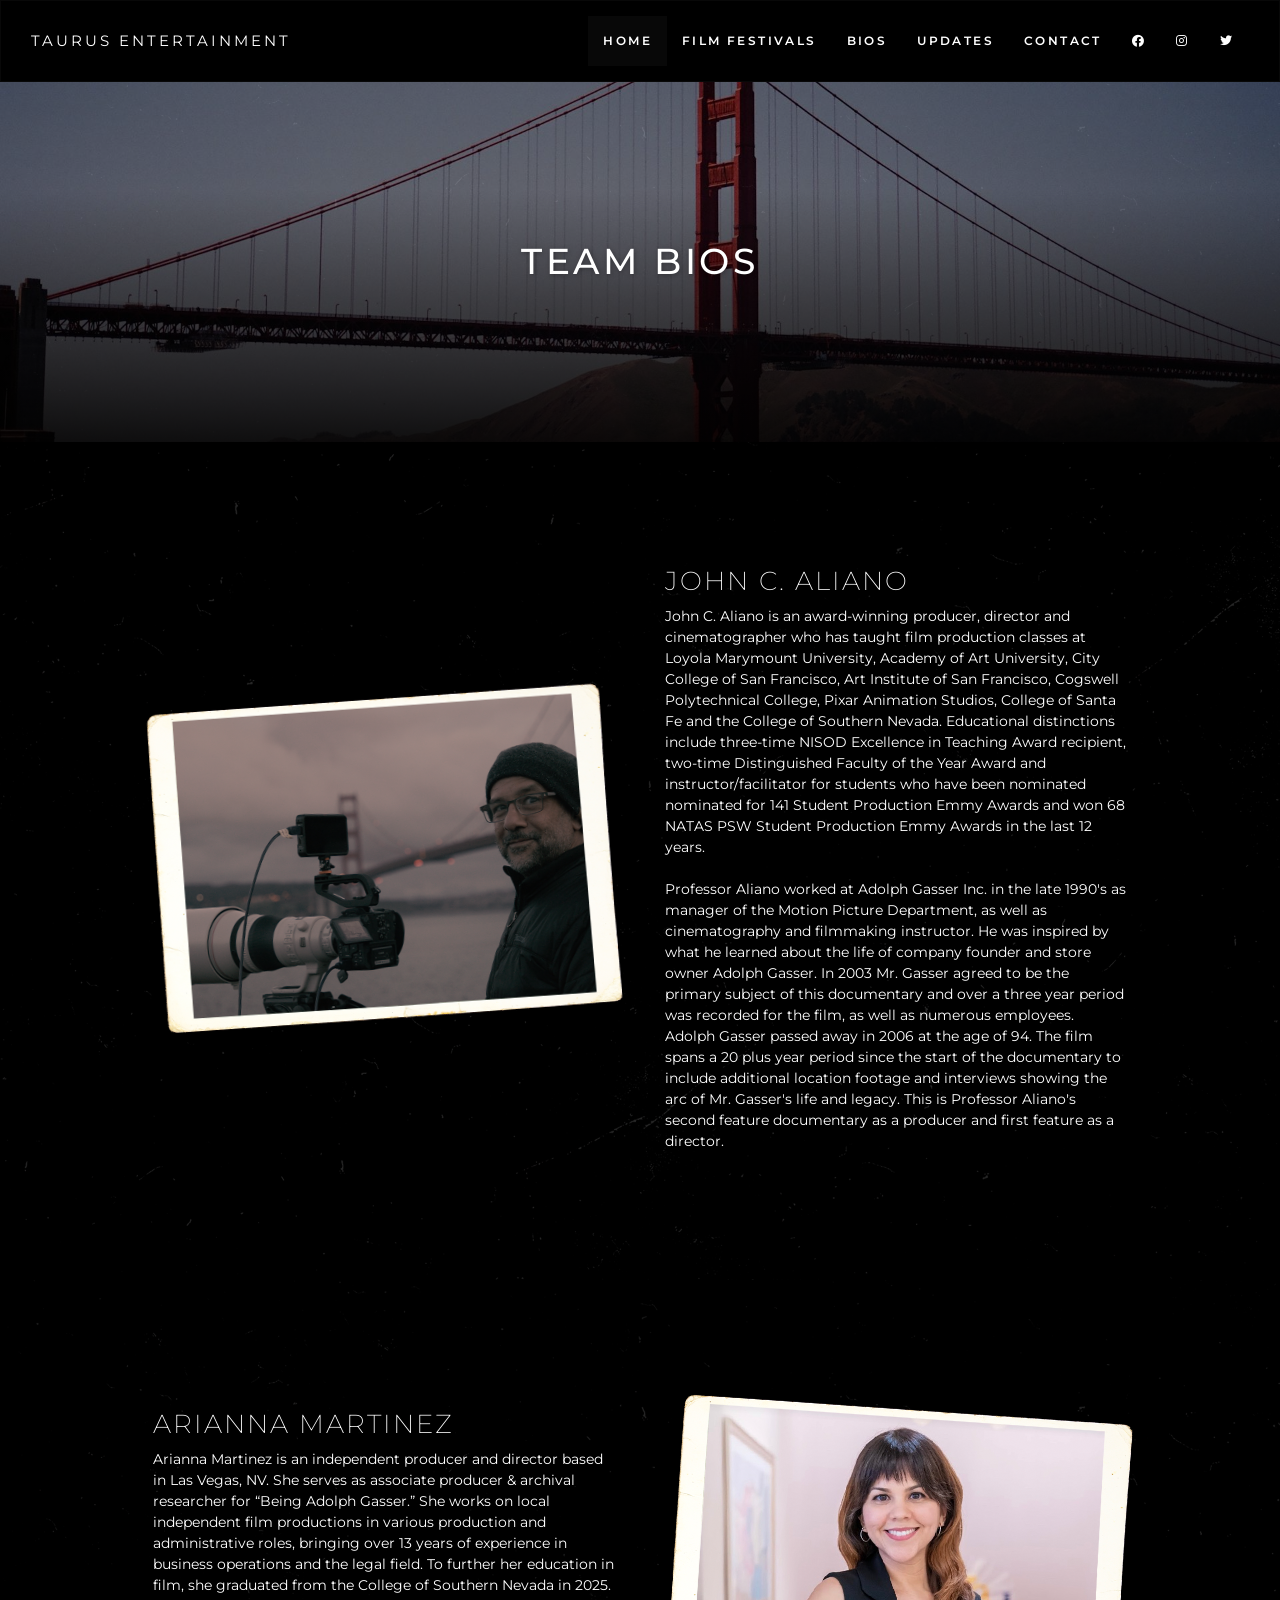
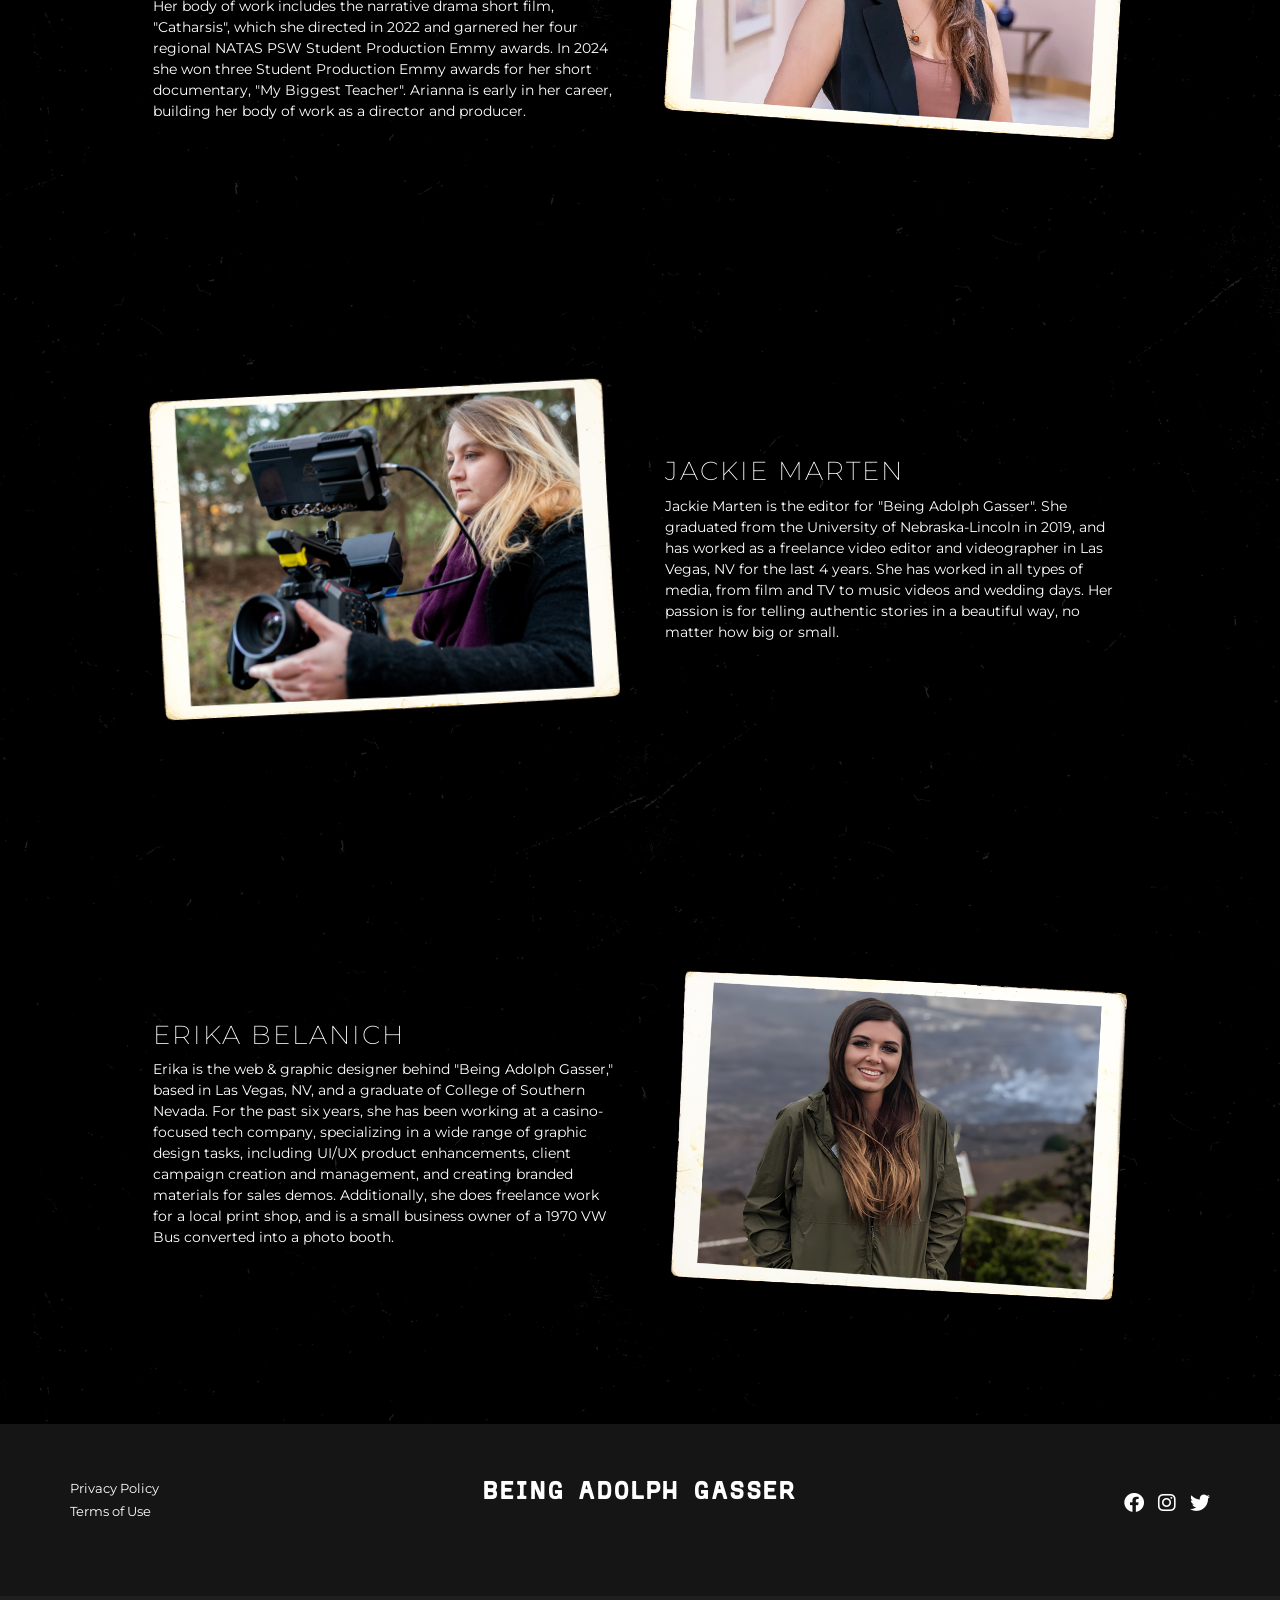
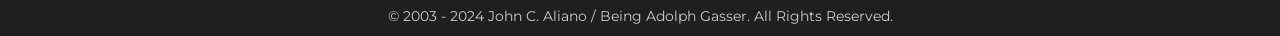
<file: bios.html>
<!DOCTYPE html>
<html lang="en">

<head>
    <meta charset="utf-8">
    <meta name="viewport" content="width=device-width, initial-scale=1">  
    <meta name="description" content="Being Adolph Gasser">
    <meta name="author" content="Erika Belanich">
    <title>Being Adolph Gasser</title>

    <link rel="icon" href="favicon-1.png" type="image/x-icon">
    
    <!-- ======= FONTS & STYLES ======= -->  
    <link rel="stylesheet" href="mystyle.css">
    <link rel="stylesheet" href="https://maxcdn.bootstrapcdn.com/bootstrap/3.4.1/css/bootstrap.min.css">
    <link rel="stylesheet" href="https://cdnjs.cloudflare.com/ajax/libs/font-awesome/6.0.0-beta3/css/all.min.css">

    <style>
        @import url('https://fonts.googleapis.com/css2?family=Montserrat:ital,wght@0,100..900;1,100..900&display=swap');
    </style>
    <link rel="preconnect" href="https://fonts.googleapis.com">
    <link rel="preconnect" href="https://fonts.gstatic.com" crossorigin>
    <link href="https://fonts.googleapis.com/css2?family=Cutive+Mono&family=Special+Elite&display=swap" rel="stylesheet">

    <!-- Owl Carousel CSS -->
    <link rel="stylesheet" href="https://cdnjs.cloudflare.com/ajax/libs/OwlCarousel2/2.3.4/assets/owl.carousel.min.css">
    <link rel="stylesheet" href="https://cdnjs.cloudflare.com/ajax/libs/OwlCarousel2/2.3.4/assets/owl.theme.default.min.css">
    
    <!-- Bootstrap and jQuery (for demonstration) -->
    <script src="https://code.jquery.com/jquery-3.6.0.min.js"></script>
    <script src="https://maxcdn.bootstrapcdn.com/bootstrap/3.4.1/js/bootstrap.min.js"></script>
    
    <style>
        @media (max-width: 768px) {
            .container-home {
                display: flex;
                padding-top: 40px;
                padding-bottom: 40px;
                margin: 0 auto;
            }
        }
        @media (min-width: 768px) {
            .container-home {
                display: flex;
                padding-top: 100px;
                padding-bottom: 100px;
                max-width: 80%;
                margin: 0 auto;
            }
        }
        .text-column {
            flex: 1;
            padding: 25px;
align-content: center;
        }
        .text-column h1 {
            margin-top: 0;
        }
        .text-column p {
            margin-bottom: 0;
        }
        .image-column {
            flex: 1;
            display: flex;
            justify-content: center;
            align-items: center;
            padding: 25px;
        }
        .image-column img {
            max-width: 100%;
            height: auto;
        }




 @media only screen and (max-width: 768px) {
      img {
        /* Override rotation for mobile devices */
        transform: rotate(0deg) !important;
      }
    }
  
    </style>
  
</head>

<body> 




  <!-- ======= NAVIGATION ======= -->
    <nav class="navbar navbar-inverse">
        <div class="container-fluid">
            <div class="navbar-header">
                <button type="button" class="navbar-toggle" data-toggle="collapse" data-target="#myNavbar">
                    <span class="icon-bar"></span>
                    <span class="icon-bar"></span>
                    <span class="icon-bar"></span>                        
                </button>
                <a class="navbar-brand" href="https://erikabelanich.github.io/beingadlophgasserdemo/">TAURUS ENTERTAINMENT</a>
            </div>
            <div class="collapse navbar-collapse" id="myNavbar">
                <ul class="nav navbar-nav navbar-right">
                    <li class="active"><a href="https://erikabelanich.github.io/beingadlophgasserdemo/">HOME</a></li>
                     <li><a href="festivals.html" class="link">FILM FESTIVALS</a></li>
                    <li><a href="bios.html">BIOS</a></li>

<!-- HIDDEN DONATE   
                 <li><a href="https://igg.me/at/BeingAdolphGasser/x/37984458#/" class="link">DONATE</a></li>
-->
                    
                    <!-- HIDDEN DROPDOWN             
<li class="dropdown">
    <a class="dropdown-toggle" data-toggle="dropdown" href="#">NEWS <span class="caret"></span></a>
    <ul class="dropdown-menu">
        <li><a href="#">ARTICLES</a></li>
        <li><a href="#">ARCHIVES</a></li>
        <li><a href="#">AWARDS</a></li>
        <li><a href="#">FILM FESTIVALS</a></li>
    </ul>
</li>
    -->
                    <li><a href="updates.html" class="link">UPDATES</a></li>

                    <li><a href="contact.html" class="link">CONTACT</a></li>
                     <li class="socialmedia-icons">   
                    <li class="special-items"><a href="https://www.facebook.com/beingadolphgasser"><i class="fab fa-facebook"></i></a></li>
                    <li class="special-items"><a href="https://www.instagram.com/beingadolphgasser"><i class="fab fa-instagram"></i></a></li>
                    <li class="special-items"><a href="https://x.com/BeingAdolphFilm"><i class="fab fa-twitter"></i></a></li>
                
                </li> </ul>
            </div>
        </div>
    </nav>

<script>
    $(document).ready(function(){
        $('.dropdown-toggle').dropdown();
    });
</script>

       
 <!-- ======= COVER ======= -->  
       
       <div class="cover-container">
        <div class="cover-image-bios"></div>
        <div class="cover-text">
            <h1>TEAM BIOS</h1>
        </div>
    </div>



 <!-- ======= CONTACT ======= --> 

     <div class="container-home">

  <div class="image-column">
    <img src="JohnAliano.png" style="transform: rotate(356deg)" alt="John C. Aliano">
  </div>
                <div class="text-column">
   <h1 id="unique-title">John C. Aliano</h1>
         <p>John C. Aliano is an award-winning producer, director and cinematographer who has taught film production classes at Loyola Marymount University, Academy of Art University, City College of San Francisco, Art Institute of San Francisco, Cogswell Polytechnical College, Pixar Animation Studios, College of Santa Fe and the College of Southern Nevada. 
             Educational distinctions include three-time NISOD Excellence in Teaching Award recipient, two-time Distinguished Faculty of the Year Award and instructor/facilitator for students who have been nominated nominated for 141 Student Production Emmy Awards and won 68 NATAS PSW Student Production Emmy Awards in the last 12 years.<br><br>
         
         Professor Aliano worked at Adolph Gasser Inc. in the late 1990's as manager of the Motion Picture Department, as well as cinematography and filmmaking instructor. He was inspired by what he learned about the life of company founder and store owner Adolph Gasser.
         In 2003 Mr. Gasser agreed to be the primary subject of this documentary and over a three year period was recorded for the film, as well as numerous employees. Adolph Gasser passed away in 2006 at the age of 94. The film spans a 20 plus year period since the start of the documentary to
         include additional location footage and interviews showing the arc of Mr. Gasser's life and legacy. This is Professor Aliano's second feature documentary as a producer and first feature as a director.</p>
  </div>
</div>   
       
       
 
    <div class="container-home">
  <div class="text-column">
  <h1 id="unique-title">Arianna Martinez</h1>
    <p>Arianna Martinez is an independent producer and director based in Las Vegas, NV. 
        She serves as associate producer & archival researcher for “Being Adolph Gasser.” 
        She works on local independent film productions in various production and administrative roles, bringing over 13 years of experience 
        in business operations and the legal field. To further her education in film, she graduated from the College of Southern Nevada in 2025. 
        Her body of work includes the narrative drama short film, "Catharsis", which she directed in 2022 and garnered her 
        four regional NATAS PSW Student Production Emmy awards. In 2024 she won three Student Production Emmy awards for her short documentary, 
        "My Biggest Teacher". Arianna is early in her career, building her body of work as a director and producer.</p>
  </div>
  <div class="image-column">
    <img src="AriBio.png" style="transform: rotate(4deg)" alt="Arianna Martinez">
  </div>
</div>   

        <div class="container-home">

  <div class="image-column">
    <img src="Jackie-New.png" style="transform: rotate(357deg)" alt="Jackie Marten">
  </div>
                <div class="text-column">
   <h1 id="unique-title">Jackie Marten</h1>
         <p>Jackie Marten is the editor for "Being Adolph Gasser".  She graduated from the University of Nebraska-Lincoln in 2019, and has worked as a freelance video editor and videographer in Las Vegas, NV for the last 4 years.  She has worked in all types of media, from film and TV to music videos and wedding days.  Her passion is for telling 
    authentic stories in a beautiful way, no matter how big or small. </p>
  </div>
</div>  
  

       <div class="container-home">
      <div class="text-column">
      <h1 id="unique-title">Erika Belanich</h1>
    <p>Erika is the web & graphic designer behind "Being Adolph Gasser," based in Las Vegas, NV, and a graduate of College of Southern Nevada. For the past six years, she has been working at a casino-focused tech company, 
        specializing in a wide range of graphic design tasks, including UI/UX product enhancements, client campaign creation 
        and management, and creating branded materials for sales demos. Additionally, she does freelance work for a 
        local print shop, and is a small business owner of a 1970 VW Bus converted into a photo booth.</p>
  </div>

        <div class="image-column">
    <img src="Erika.png" style="transform: rotate(3deg)" alt="Erika Belanich">
  </div>
</div>   
       
    
<!-- Footer -->
       
    <footer class="footer">
        <div class="footer-container">
            <div class="footer-column">
                <a href="privacy.html">Privacy Policy</a>
                <a href="terms.html">Terms of Use</a><br>
        
            </div>
            <div class="footer-column">
               <p class="footer-title">Being Adolph Gasser</p>
                
            </div>
            <div class="footer-column">
            
                <div class="social-icons">
                    
                    
                           <a href="https://www.facebook.com/beingadolphgasser"><i class="fab fa-facebook"></i></a>
         <a href="https://www.instagram.com/beingadolphgasser"><i class="fab fa-instagram"></i></a>
          <a href="https://x.com/BeingAdolphFilm"><i class="fab fa-twitter"></i></a>
                
                    
                    
                </div>
            </div>
        </div>
    </footer>
    <div class="copyright-bar">
        &copy; 2003 - 2024 John C. Aliano / Being Adolph Gasser. All Rights Reserved.
    </div>
    
       

    
    
</body>
    
</html>
</file>
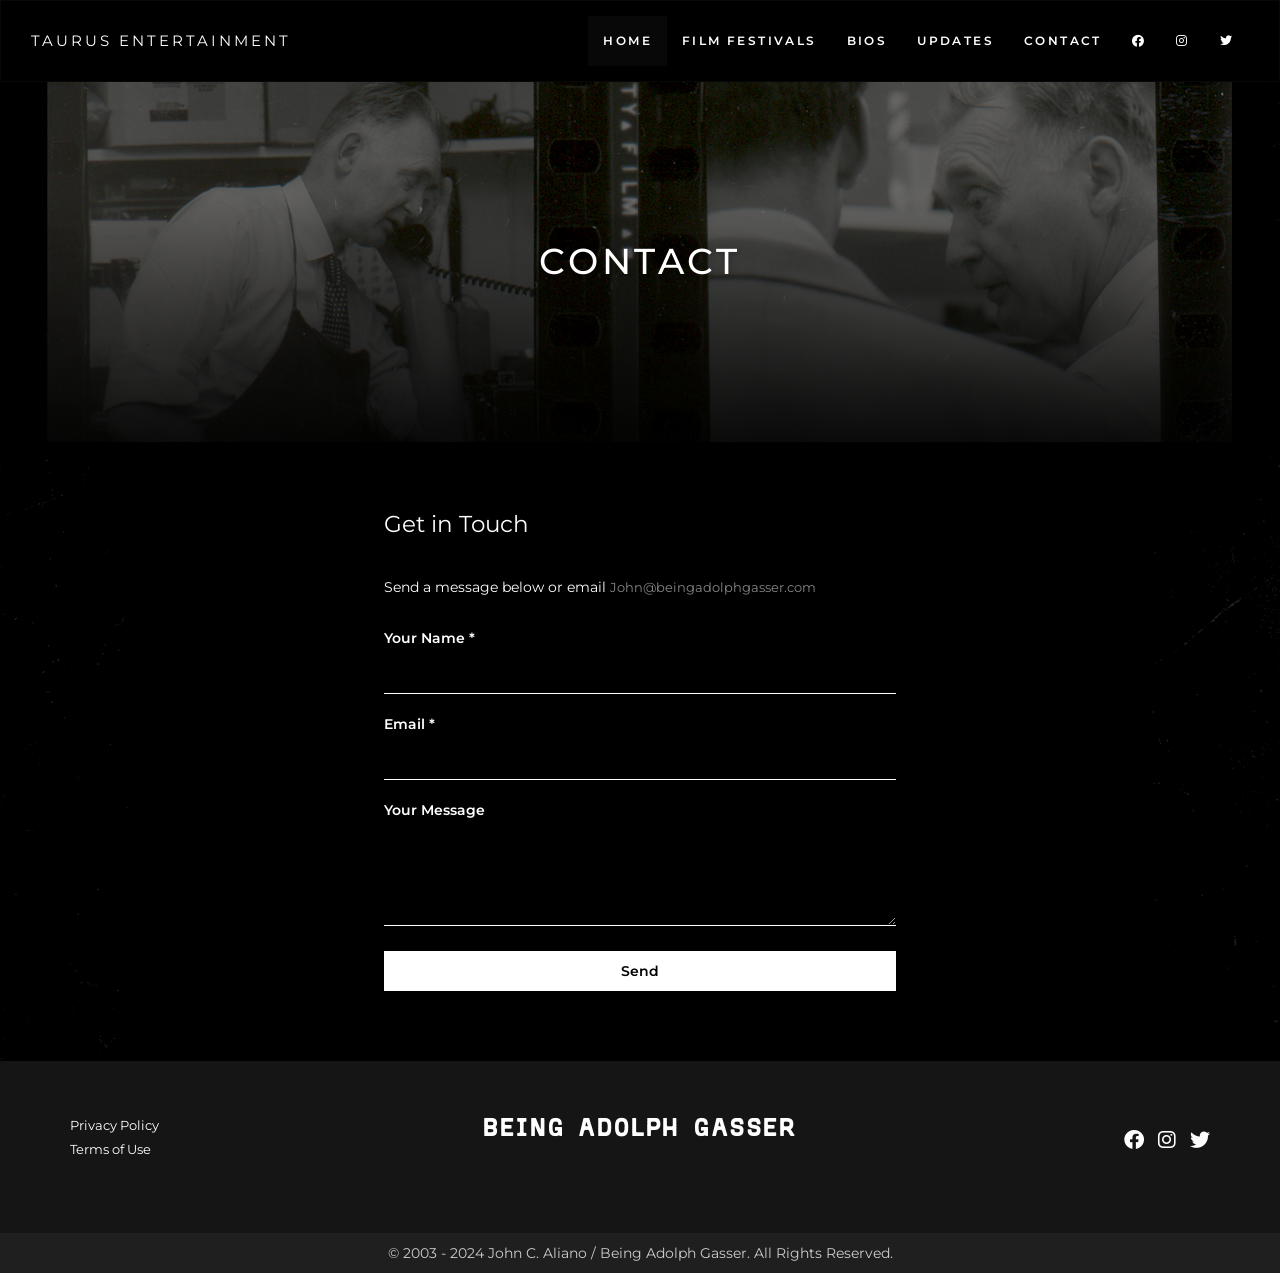
<file: contact.html>
<!DOCTYPE html>
<html lang="en">

<head>
    <meta charset="utf-8">
    <meta name="viewport" content="width=device-width, initial-scale=1">  
    <meta name="description" content="Being Adolph Gasser">
    <meta name="author" content="Erika Belanich">
    <title>Being Adolph Gasser</title>

       <link rel="icon" href="favicon-1.png" type="image/x-icon">
    
    <!-- Fonts & Styles -->  
    <link rel="stylesheet" href="mystyle.css">
    <link rel="stylesheet" href="https://maxcdn.bootstrapcdn.com/bootstrap/3.4.1/css/bootstrap.min.css">
    <link rel="stylesheet" href="https://cdnjs.cloudflare.com/ajax/libs/font-awesome/6.0.0-beta3/css/all.min.css">

    <style>
        @import url('https://fonts.googleapis.com/css2?family=Montserrat:ital,wght@0,100..900;1,100..900&display=swap');
    </style>
    <link rel="preconnect" href="https://fonts.googleapis.com">
    <link rel="preconnect" href="https://fonts.gstatic.com" crossorigin>
    <link href="https://fonts.googleapis.com/css2?family=Cutive+Mono&family=Special+Elite&display=swap" rel="stylesheet">

<!-- Bootstrap and jQuery (for demonstration) -->
    <script src="https://code.jquery.com/jquery-3.6.0.min.js"></script>
    <script src="https://maxcdn.bootstrapcdn.com/bootstrap/3.4.1/js/bootstrap.min.js"></script>
    

</head>

<body> 



 <!-- Navigation -->
    <nav class="navbar navbar-inverse">
        <div class="container-fluid">
            <div class="navbar-header">
                <button type="button" class="navbar-toggle" data-toggle="collapse" data-target="#myNavbar">
                    <span class="icon-bar"></span>
                    <span class="icon-bar"></span>
                    <span class="icon-bar"></span>                        
                </button>
                <a class="navbar-brand" href="https://erikabelanich.github.io/beingadlophgasserdemo/">TAURUS ENTERTAINMENT</a>
            </div>
            <div class="collapse navbar-collapse" id="myNavbar">
                <ul class="nav navbar-nav navbar-right">
                    <li class="active"><a href="https://erikabelanich.github.io/beingadlophgasserdemo/">HOME</a></li>
                     <li><a href="festivals.html" class="link">FILM FESTIVALS</a></li>
                    <li><a href="bios.html">BIOS</a></li>
               <!-- HIDDEN DONATE   
                 <li><a href="https://igg.me/at/BeingAdolphGasser/x/37984458#/" class="link">DONATE</a></li>
-->
                    <!-- HIDDEN DROPDOWN             
<li class="dropdown">
    <a class="dropdown-toggle" data-toggle="dropdown" href="#">NEWS <span class="caret"></span></a>
    <ul class="dropdown-menu">
        <li><a href="#">ARTICLES</a></li>
        <li><a href="#">ARCHIVES</a></li>
        <li><a href="#">AWARDS</a></li>
        <li><a href="#">FILM FESTIVALS</a></li>
    </ul>
</li>
    -->
<li><a href="updates.html" class="link">UPDATES</a></li>
                    <li><a href="contact.html" class="link">CONTACT</a></li>
                     <li class="socialmedia-icons">   
                    <li class="special-items"><a href="https://www.facebook.com/beingadolphgasser"><i class="fab fa-facebook"></i></a></li>
                    <li class="special-items"><a href="https://www.instagram.com/beingadolphgasser"><i class="fab fa-instagram"></i></a></li>
                    <li class="special-items"><a href="https://x.com/BeingAdolphFilm"><i class="fab fa-twitter"></i></a></li>
                
                </li> </ul>
            </div>
        </div>
    </nav>

<script>
    $(document).ready(function(){
        $('.dropdown-toggle').dropdown();
    });
</script>

       
 <!-- ======= COVER ======= -->  
       
       <div class="cover-container">
        <div class="cover-image-contact"></div>
        <div class="cover-text">
            <h1>CONTACT</h1>
        </div>
    </div>

    

        <style>
              body {
            background-color: #000;
            color: #fff;
            justify-content: center;
            align-items: center;
            height: 100vh;
            margin: 5;
        }
      
        .contact-form {
            width: 50%;
                justify-content: center;
                align-items: center;
        }
            @media (max-width: 768px) {
    .contact-form {
        width: 100%; 

    }
}
            
        .contact-form h2 {
            font-size: 23px;
            text-align: left;
            margin-bottom: 20px;
               font-family: 'Montserrat', sans-serif;
            font-weight: 400;
        }
        .contact-form label {
            display: block;
            text-align: left;
            margin-bottom: 5px;
            font-size: 14px;
               font-family: 'Montserrat', sans-serif;
            font-weight: 600;
        }
        .contact-form input, .contact-form textarea {
            width: 100%;
            padding: 10px;
            margin-bottom: 20px;
            border: none;
            border-bottom: 1px solid #fff;
            background: none;
            color: #fff; 
        }
        .contact-form input[type="submit"] {
            background-color: #fff;
            color: #000;
            border: none;
            cursor: pointer;
            padding: 10px 20px;
            transition: background-color 0.3s;
              font-family: 'Montserrat', sans-serif;
            font-weight: 600;
        }
        .contact-form input[type="submit"]:hover {
            background-color: #ccc;
        }

                    .unique-link{
        font-family: "Montserrat", sans-serif;
        color: #868686;
        text-decoration: none;
        }

        .unique-link:hover {
    color: #ccc;
            text-decoration: none;
}
    </style>


 <!-- ======= CONTACT ======= --> 




            <div class="contact-container">
    <div class="contact-form">
        <h2>Get in Touch</h2><br>
          <p>Send a message below or email <a href="mailto:john@beingadolphgasser.com" class="unique-link">John@beingadolphgasser.com</a></p><br>
        <form action="https://formspree.io/" method="POST">
            <label for="name">Your Name *</label>
            <input type="text" id="name" name="name" required>
            
            <label for="email">Email *</label>
            <input type="email" id="email" name="email" required>
            
            <label for="message">Your Message</label>
            <textarea id="message" name="message" rows="4"></textarea>
            <input type="submit" value="Send">
        </form>
    </div>

            </div>


<!-- Footer -->
       
    <footer class="footer">
        <div class="footer-container">
            <div class="footer-column">
                <a href="privacy.html">Privacy Policy</a>
                <a href="terms.html">Terms of Use</a><br>
        
            </div>
            <div class="footer-column">
               <p class="footer-title">Being Adolph Gasser</p>
                
            </div>
            <div class="footer-column">
            
                <div class="social-icons">
                    
                    
                           <a href="https://www.facebook.com/beingadolphgasser"><i class="fab fa-facebook"></i></a>
         <a href="https://www.instagram.com/beingadolphgasser"><i class="fab fa-instagram"></i></a>
          <a href="https://x.com/BeingAdolphFilm"><i class="fab fa-twitter"></i></a>
                
                    
                    
                </div>
            </div>
        </div>
    </footer>
    <div class="copyright-bar">
         &copy; 2003 - 2024 John C. Aliano / Being Adolph Gasser. All Rights Reserved.
    </div>
    
       

    
</body>
    
</html>
</file>
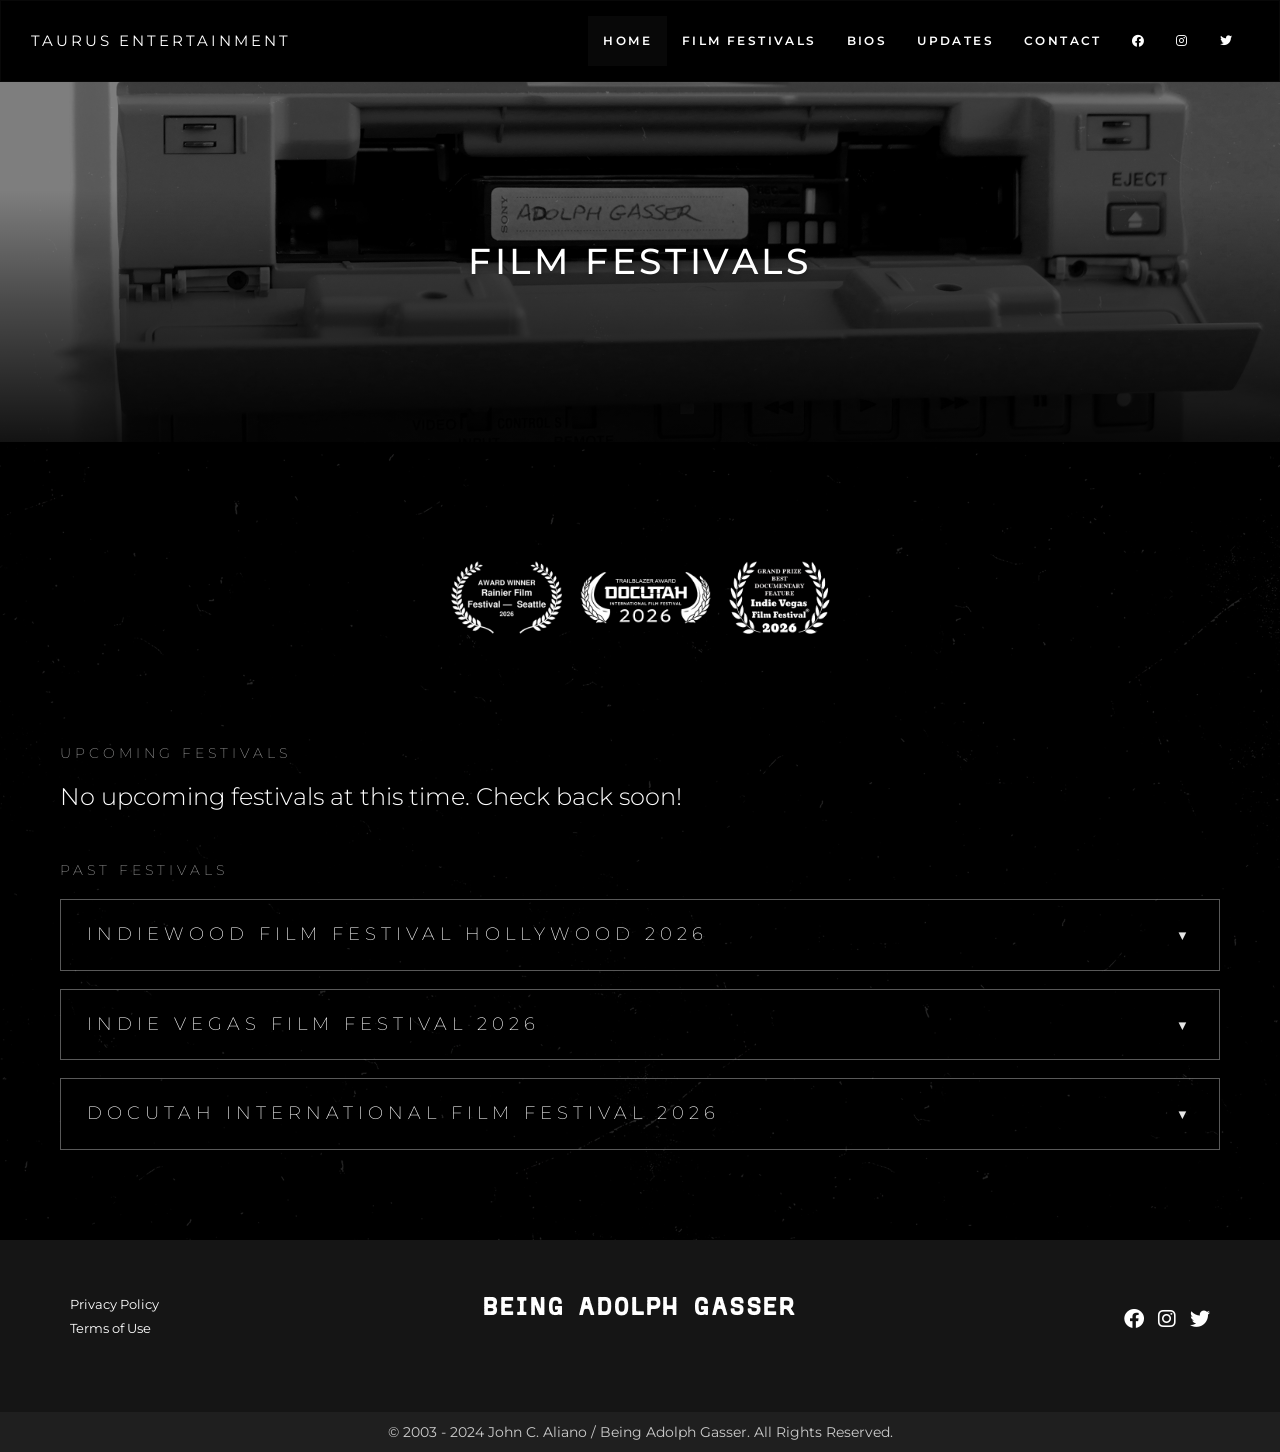
<file: festivals.html>
<!DOCTYPE html>
<html lang="en">

<head>
  <meta charset="utf-8">
  <meta name="viewport" content="width=device-width, initial-scale=1">
  <meta name="description" content="Being Adolph Gasser">
  <meta name="author" content="Erika Belanich">
  <title>Being Adolph Gasser</title>

  <link rel="icon" href="favicon-1.png" type="image/x-icon">

  <!-- ======= GLOBAL STYLES ======= -->
    <link rel="stylesheet" href="mystyle.css">
  <link rel="stylesheet" href="https://maxcdn.bootstrapcdn.com/bootstrap/3.4.1/css/bootstrap.min.css">
  <link rel="stylesheet" href="https://cdnjs.cloudflare.com/ajax/libs/font-awesome/6.0.0-beta3/css/all.min.css">

  <link rel="preconnect" href="https://fonts.googleapis.com">
  <link rel="preconnect" href="https://fonts.gstatic.com" crossorigin>
  <link href="https://fonts.googleapis.com/css2?family=Montserrat:wght@100..900&family=Cutive+Mono&family=Special+Elite&display=swap" rel="stylesheet">

  <!-- Bootstrap and jQuery -->
  <script src="https://code.jquery.com/jquery-3.6.0.min.js"></script>
  <script src="https://maxcdn.bootstrapcdn.com/bootstrap/3.4.1/js/bootstrap.min.js"></script>

  <!-- ======= FESTIVALS PAGE ONLY (MATCH UPDATES STYLE) ======= -->
  <style>


        @media (max-width: 768px) {
            .container-festivals {
                display: flex;
                padding-top: 40px;
                padding-bottom: 0px;
                margin: 0 auto;
            }
        }
        @media (min-width: 768px) {
            .container-festivals {
                display: flex;
                padding-top: 80px;
                padding-bottom: 0px;
                max-width: 80%;
                margin: 0 auto;
            }
        }


    .laurels-single {
            flex: 1;
            display: flex;
            justify-content: center;
            align-items: center;
            padding: 25px;
        }
        .laurels-single img {
            max-width: 100%;
            height: auto;
        }
@media (min-width: 768px) {
   .laurels-single img {
            max-width: 40%;
            height: auto;
            }
        }




    
    .festivals-page {
      max-width: 1200px;
      margin: 0 auto;
      padding: 70px 20px 90px;
    }

    @media (max-width: 768px) {
      .festivals-page { padding: 50px 16px 80px; }
    }

    .festivals-page .section-eyebrow{
      font-family: "Montserrat", sans-serif;
      font-size: 14px;
      font-weight: 200;
      text-transform: uppercase;
      letter-spacing: 4px;
      color: #bdbdbd;
      margin: 0 0 18px;
      opacity: .9;
    }

    /* Updates-style accordion list */
    .festivals-page .updates-accordion {
      display: flex;
      flex-direction: column;
      gap: 18px;
    }

    /* The top bar (matches Updates) */
    .festivals-page .updates-row-btn{
      width: 100%;
      display: flex;
      align-items: center;
      justify-content: space-between;
      gap: 18px;

      padding: 22px 26px;
      border: 1px solid rgba(255,255,255,0.35);
      background: transparent;

      cursor: pointer;
      text-align: left;

      font-family: "Montserrat", sans-serif;
      font-size: 18px;
      font-weight: 200;
      text-transform: uppercase;
      letter-spacing: 5px;
      color: #ffffff;
    }

    @media (max-width: 768px) {
      .festivals-page .updates-row-btn{
        font-size: 15px;
        letter-spacing: 3px;
        padding: 18px 18px;
      }
    }

    /* triangle caret */
    .festivals-page .caret-tri{
      font-size: 18px;
      line-height: 1;
      color: #ffffff;
      opacity: .9;
      transform: rotate(0deg);
      transition: transform .2s ease;
      flex: 0 0 auto;
    }
    .festivals-page .accordion-item[data-open="true"] .caret-tri{
      transform: rotate(180deg);
    }

    /* Collapsible panel wrapper */
    .festivals-page .panel-wrap{
      max-height: 0;
      overflow: hidden;
      transition: max-height .25s ease;
    }

    /*
      IMPORTANT FIX:
      DO NOT use .panel (Bootstrap collision).
      Use .fest-panel instead.
    */
    .festivals-page .fest-panel{
      border: 1px solid rgba(255,255,255,0.35);
      border-top: none;
      padding: 26px;

      background: transparent; /* keep dark theme */
      color: rgba(255,255,255,0.85);
    }
    @media (max-width: 768px) {
      .festivals-page .fest-panel{ padding: 18px; }
    }

    /* Festival layout */
    .festivals-page .festival-grid{
      display: grid;
      grid-template-columns: 420px 1fr;
      gap: 30px;
      align-items: start;
    }
    @media (max-width: 992px){
      .festivals-page .festival-grid{
        grid-template-columns: 1fr;
      }
    }

    .festivals-page .festival-img{
      width: 100%;
      height: auto;
      display: block;
      max-width: 100%;
      /* optional: add subtle border like updates cards */
      border: 0;
      background: rgba(255,255,255,0.04);
    }

    .festivals-page .festival-title{
      font-family: "Montserrat", sans-serif;
      font-size: 16px;
      font-weight: 500;
      text-transform: uppercase;
      letter-spacing: 1px;
      color: #ffffff;
      margin: 0 0 5px;
      line-height: 1.15;
    }
    @media (max-width: 768px){
      .festivals-page .festival-title{ font-size: 22px; letter-spacing: 3px; }
    }

    .festivals-page .festival-body{
      font-family: "Montserrat", sans-serif;
      color: rgba(255,255,255,0.85);
      font-size: 16px;
      line-height: 1.65;
      font-weight: 300;
      margin: 0;
    }

    .festivals-page .festival-links{
      margin-top: 18px;
      display: flex;
      gap: 18px;
       font-size: 15px;
      flex-wrap: wrap;
      align-items: center;
    }

    .festivals-page .festival-link{
      font-family: "Montserrat", sans-serif;
      color: #bdbdbd;
      text-decoration: none;
      font-weight: 300;
      letter-spacing: 1px;
    }
    .festivals-page .festival-link:hover{
      color: #ffffff;
      text-decoration: none;
    }

    .festivals-page .more-toggle{
      background: transparent;
      border: none;
      padding: 0;
      font-family: "Montserrat", sans-serif;
      color: #bdbdbd;
      cursor: pointer;
      font-weight: 300;
      letter-spacing: 1px;
    }
    .festivals-page .more-toggle:hover{ color: #ffffff; }

    .festivals-page .clamp[data-collapsed="true"]{
      display: -webkit-box;
      -webkit-line-clamp: 7;
      -webkit-box-orient: vertical;
      overflow: hidden;
    }

    
.h2, h2{
      font-family: "Montserrat", sans-serif;
      font-size: 24px;
      font-weight: 300;
      color: #ffffff;
    }

    /* Upcoming visible container */
    .festivals-page .static-box{
      border: 1px solid rgba(255,255,255,0.35);
      padding: 26px;
    }
    @media (max-width: 768px){
      .festivals-page .static-box{ padding: 18px; }
    }


.datelocation {
    font-family: "Montserrat", sans-serif;
    font-size: 16px;
    font-weight: 500;
    text-transform: uppercase;
    letter-spacing: 1px;
    color: #ffffff;
    margin: 0 0 5px;
    line-height: 1.15;
}


    
  </style>
</head>

<body>

<!-- ======= NAVIGATION ======= -->
    <nav class="navbar navbar-inverse">
        <div class="container-fluid">
            <div class="navbar-header">
                <button type="button" class="navbar-toggle" data-toggle="collapse" data-target="#myNavbar">
                    <span class="icon-bar"></span>
                    <span class="icon-bar"></span>
                    <span class="icon-bar"></span>                        
                </button>
                <a class="navbar-brand" href="https://erikabelanich.github.io/beingadlophgasserdemo/">TAURUS ENTERTAINMENT</a>
            </div>
            <div class="collapse navbar-collapse" id="myNavbar">
                <ul class="nav navbar-nav navbar-right">
                    <li class="active"><a href="https://erikabelanich.github.io/beingadlophgasserdemo/">HOME</a></li>
                    <li><a href="festivals.html" class="link">FILM FESTIVALS</a></li>
                    <li><a href="bios.html">BIOS</a></li>
                    
<!-- HIDDEN DONATE   
                 <li><a href="https://igg.me/at/BeingAdolphGasser/x/37984458#/" class="link">DONATE</a></li>
-->
                    
                    <!-- HIDDEN DROPDOWN             
<li class="dropdown">
    <a class="dropdown-toggle" data-toggle="dropdown" href="#">NEWS <span class="caret"></span></a>
    <ul class="dropdown-menu">
        <li><a href="#">ARTICLES</a></li>
        <li><a href="#">ARCHIVES</a></li>
        <li><a href="#">AWARDS</a></li>
        <li><a href="#">FILM FESTIVALS</a></li>
    </ul>
</li>
    -->

                    
<li><a href="updates.html" class="link">UPDATES</a></li>
                    <li><a href="contact.html" class="link">CONTACT</a></li>
                     <li class="socialmedia-icons">   
                    <li class="special-items"><a href="https://www.facebook.com/beingadolphgasser"><i class="fab fa-facebook"></i></a></li>
                    <li class="special-items"><a href="https://www.instagram.com/beingadolphgasser"><i class="fab fa-instagram"></i></a></li>
                    <li class="special-items"><a href="https://x.com/BeingAdolphFilm"><i class="fab fa-twitter"></i></a></li>
                
                </li> </ul>
            </div>
        </div>
    </nav>

<script>
    $(document).ready(function(){
        $('.dropdown-toggle').dropdown();
    });
</script>

  <!-- ======= COVER ======= -->
  <div class="cover-container">
    <div class="cover-image-festivals"></div>
    <div class="cover-text">
      <h1>FILM FESTIVALS</h1>
    </div>
  </div>

  <!-- ======= CONTENT ======= -->


 <div class="container-festivals">
   <div class="laurels-single">  
      <img src="May2026.png" alt="Laurels">
  </div>        
</div>   


  
  <section class="festivals-page">


    <p class="section-eyebrow">Upcoming Festivals</p>

    <h2>No upcoming festivals at this time. Check back soon!</h2>

    <!-- HIDDEN 
<div style="border: 1px solid rgba(255,255,255,0.35);">
  <div class="updates-row-btn" style="cursor: default; border: none; border-bottom: 1px solid rgba(255,255,255,0.35);">
    Indiewood Film Festival Hollywood 2026
  </div>
  <div class="fest-panel" style="border: none;">
    <div class="festival-grid">
      <img class="festival-img" src="Indiewood.jpg" alt="Indiewood">
      <div>
        <p class="festival-body" id="upcoming-desc-1">
          
          <span class="datelocation">
          
          September 10-18, 2026 | TCL Chinese 6 Theatres   
 </span><br>
          6801 Hollywood Blvd, Hollywood, CA 90028<br>
          Screening: Thursday, September 17, 2026 at 12PM | Theater 3, Block HHHH
          <br><br>
IndieWood Film Festival showcases independent films from around the world. Bringing filmmakers, audiences, and industry professionals together, it offers a platform to discover original stories, connect with emerging talent, and celebrate independent cinema.          <br><br>
       
        **Tickets available online or at the door**<br><br>
        <div>
            <a class="festival-link" href="https://www.indiewoodfilmfestival.com/" target="_blank">Learn More →</a><br>
  <a class="festival-link" href="https://www.indiewoodfilmfestival.com/indiewood-tickets" target="_blank">Tickets →</a>



            
          </div>
        </p>
      </div>
    </div>
  </div>
</div>
-->


<br><br>

    <!-- PAST (ACCORDION) -->
    <p class="section-eyebrow">Past Festivals</p>

    <div class="updates-accordion">

<!-- Item 3 -->
<div class="accordion-item" data-open="false">

  <button class="updates-row-btn js-acc-toggle" type="button" aria-expanded="false">
    Indiewood Film Festival Hollywood 2026
    <span class="caret-tri">▼</span>
  </button>

  <div class="panel-wrap" aria-hidden="true">

    <div class="fest-panel">

      <div class="festival-grid">

        <!-- LEFT IMAGE -->
       <img class="festival-img" src="Indiewood.jpg" alt="Indiewood">

        <!-- RIGHT TEXT -->
        <div>

          <h3 class="festival-title">Thursday, September 17, 2026 | TCL Chinese 6 Theatres </h3>

          <p class="festival-body clamp" data-collapsed="true" id="past-desc-2">
             6801 Hollywood Blvd, Hollywood, CA 90028<br>
          Screening: Thursday, September 17, 2026 at 12PM | Theater 3, Block HHHH
            <br><br>
IndieWood Film Festival showcases independent films from around the world. Bringing filmmakers, audiences, and industry professionals together, it offers a platform to discover original stories, connect with emerging talent, and celebrate independent cinema.          <br><br>

          </p>

       <div class="festival-links">

  <div>
    <a class="festival-link" href="https://www.indiewoodfilmfestival.com/" target="_blank">Festival Details →</a>
  </div>
</div>

        </div>

      </div>

    </div>

  </div>
</div>


      
<!-- Item 2 -->
<div class="accordion-item" data-open="false">

  <button class="updates-row-btn js-acc-toggle" type="button" aria-expanded="false">
   Indie Vegas Film Festival 2026
    <span class="caret-tri">▼</span>
  </button>

  <div class="panel-wrap" aria-hidden="true">

    <div class="fest-panel">

      <div class="festival-grid">

        <!-- LEFT IMAGE -->
       <img class="festival-img" src="IndieVegas.jpg" alt="Indie Vegas Film Festival">

        <!-- RIGHT TEXT -->
        <div>

          <h3 class="festival-title">Sunday, May 3, 2026 | Regal Aliante Stadium 16  </h3>

          <p class="festival-body clamp" data-collapsed="true" id="past-desc-2">
            7300 Aliante Parkway (Aliante Casino & Hotel)<br>
          Screening: 4:00 PM | Theater 6 (Block TT) 
            <br><br>
          Indie Vegas Film Festival celebrates independent films and the people who make them. Bringing together new filmmakers and audiences, offering a chance to discover fresh talent and connect with the indie film scene.

          </p>

       <div class="festival-links">

  <div>
    <a class="festival-link" href="https://www.indievegasfilmfestival.com/" target="_blank">Festival Details →</a>
  </div>
</div>

        </div>

      </div>

    </div>

  </div>
</div>








      <!-- Item 1 -->
<div class="accordion-item" data-open="false">

  <button class="updates-row-btn js-acc-toggle" type="button" aria-expanded="false">
   DOCUTAH International Film Festival 2026
    <span class="caret-tri">▼</span>
  </button>

  <div class="panel-wrap" aria-hidden="true">

    <div class="fest-panel">

      <div class="festival-grid">

        <!-- LEFT IMAGE -->
        <img class="festival-img" src="DOCUTAH.jpg" alt="DOCUTAH selection graphic">

        <!-- RIGHT TEXT -->
        <div>

          <h3 class="festival-title">February 26–28, 2026 | St. George, Utah</h3>

          <p class="festival-body clamp" data-collapsed="true" id="past-desc-2">
            Screening: Thursday, February 26 | 12:15 PM (MST) | Theater 4
            <br><br>

               Being Adolph Gasser has been selected by the DOCUTAH International Film Festival, Feb. 26–28, 2026, in St. George, Utah.
            This was the first film festival I submitted it to and one of the best I have attended in the past. Come see the film in a great location with wonderful programmers.
            <br><br>
            In addition, one of my former students, Hisonni Johnson, had his Student Production Emmy Award–winning film,
            <em>Legend Has It: The Remarkable Rise of Stephen McCain</em> (created in my Documentary II class at CSN) selected as well.
            Teacher and student both showing films at the same festival! Now that is special...
            <br><br>
            — John C. Aliano, Producer/Director<br>
          </p>

       <div class="festival-links">

  <div>
    <a class="festival-link" href="https://docutah.com/" target="_blank">Festival Details →</a>
  </div>
</div>

        </div>

      </div>

    </div>

  </div>
</div>


      <!-- STARTS HERE -->
     
        

    </div>
  </section>

  <!-- ======= JS ======= -->
  <script>
    // Accordion behavior
    (function(){
      const items = document.querySelectorAll('.festivals-page .accordion-item');

      items.forEach(item => {
        const btn = item.querySelector('.js-acc-toggle');
        const wrap = item.querySelector('.panel-wrap');
        const caret = item.querySelector('.caret-tri');

        if (!btn || !wrap) return;

        function setOpen(isOpen){
          item.dataset.open = String(isOpen);
          btn.setAttribute('aria-expanded', String(isOpen));
          wrap.setAttribute('aria-hidden', String(!isOpen));

          // caret symbol to match Updates vibe
          if (caret) caret.textContent = isOpen ? '▲' : '▼';

          // animate open/close
          wrap.style.maxHeight = isOpen ? (wrap.scrollHeight + 'px') : '0px';
        }

        // init based on data-open
        const initiallyOpen = item.dataset.open === 'true';
        setOpen(initiallyOpen);

        btn.addEventListener('click', () => {
          const isOpen = item.dataset.open === 'true';
          setOpen(!isOpen);
        });

        window.addEventListener('resize', () => {
          const isOpen = item.dataset.open === 'true';
          if (isOpen) wrap.style.maxHeight = wrap.scrollHeight + 'px';
        });

        item.__recalc = () => {
          const isOpen = item.dataset.open === 'true';
          if (isOpen) wrap.style.maxHeight = wrap.scrollHeight + 'px';
        };
      });
    })();

    // More/Less clamp toggles
    (function(){
      const buttons = document.querySelectorAll('.festivals-page .js-more');

      buttons.forEach(btn => {
        btn.addEventListener('click', () => {
          const targetSel = btn.getAttribute('data-target');
          const el = targetSel ? document.querySelector(targetSel) : null;
          if (!el) return;

          const collapsed = el.getAttribute('data-collapsed') === 'true';
          el.setAttribute('data-collapsed', collapsed ? 'false' : 'true');
          btn.textContent = collapsed ? 'Less' : 'More';

          const item = btn.closest('.accordion-item');
          if (item && typeof item.__recalc === 'function') item.__recalc();
        });
      });
    })();
  </script>

  <!-- ======= FOOTER ======= -->
  <footer class="footer">
    <div class="footer-container">
      <div class="footer-column">
 <a href="privacy.html">Privacy Policy</a>
 <a href="terms.html">Terms of Use</a><br>
      </div>
      <div class="footer-column">
        <p class="footer-title">Being Adolph Gasser</p>
      </div>
      <div class="footer-column">
        <div class="social-icons">
          <a href="https://www.facebook.com/beingadolphgasser"><i class="fab fa-facebook"></i></a>
          <a href="https://www.instagram.com/beingadolphgasser"><i class="fab fa-instagram"></i></a>
          <a href="https://x.com/BeingAdolphFilm"><i class="fab fa-twitter"></i></a>
        </div>
      </div>
    </div>
  </footer>

  <div class="copyright-bar">
    &copy; 2003 - 2024 John C. Aliano / Being Adolph Gasser. All Rights Reserved.
  </div>

</body>
</html>
</file>
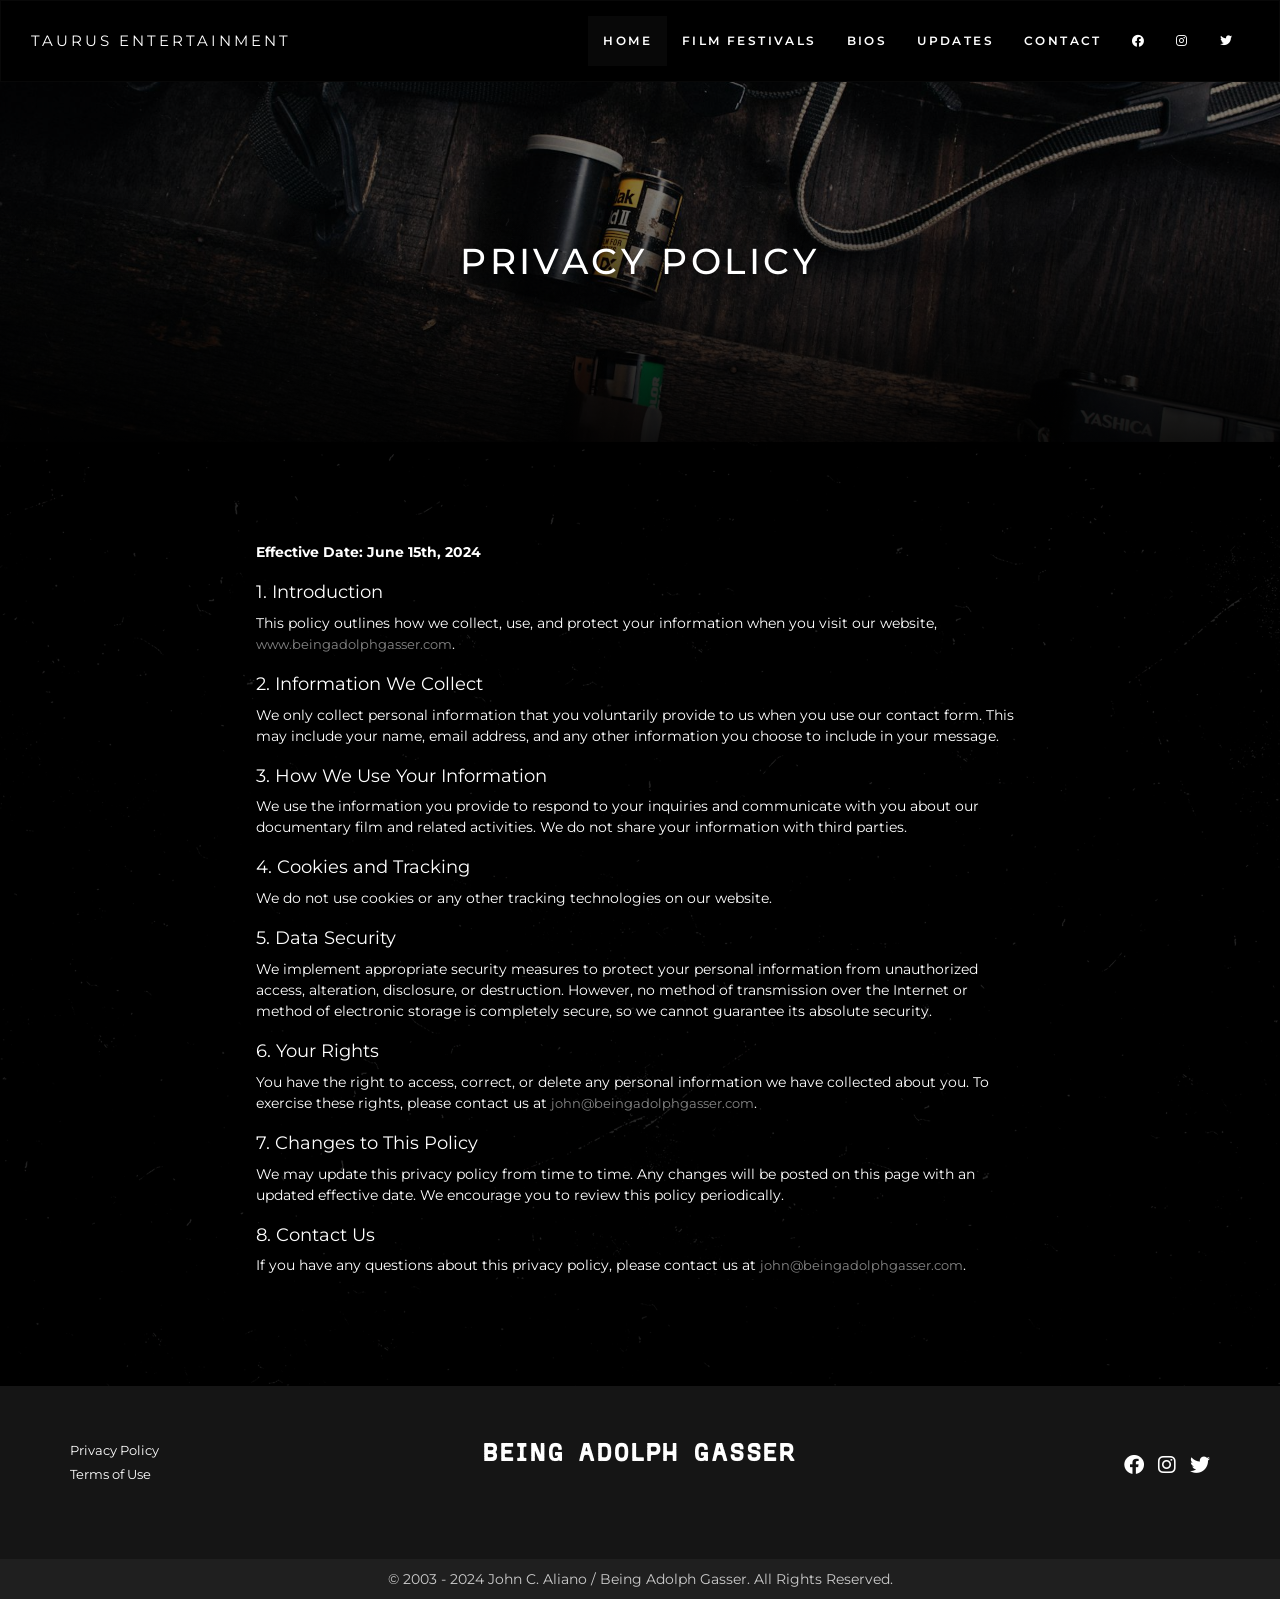
<file: privacy.html>
<!DOCTYPE html>
<html lang="en">

<head>
    <meta charset="utf-8">
    <meta name="viewport" content="width=device-width, initial-scale=1">  
    <meta name="description" content="Being Adolph Gasser">
    <meta name="author" content="Erika Belanich">
    <title>Being Adolph Gasser</title>

       <link rel="icon" href="favicon-1.png" type="image/x-icon">
    
    <!-- Fonts & Styles -->  
    <link rel="stylesheet" href="mystyle.css">
    <link rel="stylesheet" href="https://maxcdn.bootstrapcdn.com/bootstrap/3.4.1/css/bootstrap.min.css">
    <link rel="stylesheet" href="https://cdnjs.cloudflare.com/ajax/libs/font-awesome/6.0.0-beta3/css/all.min.css">

    <style>
        @import url('https://fonts.googleapis.com/css2?family=Montserrat:ital,wght@0,100..900;1,100..900&display=swap');
    </style>
    <link rel="preconnect" href="https://fonts.googleapis.com">
    <link rel="preconnect" href="https://fonts.gstatic.com" crossorigin>
    <link href="https://fonts.googleapis.com/css2?family=Cutive+Mono&family=Special+Elite&display=swap" rel="stylesheet">

    <!-- Owl Carousel CSS -->
    <link rel="stylesheet" href="https://cdnjs.cloudflare.com/ajax/libs/OwlCarousel2/2.3.4/assets/owl.carousel.min.css">
    <link rel="stylesheet" href="https://cdnjs.cloudflare.com/ajax/libs/OwlCarousel2/2.3.4/assets/owl.theme.default.min.css">
    
    <!-- Bootstrap and jQuery (for demonstration) -->
    <script src="https://code.jquery.com/jquery-3.6.0.min.js"></script>
    <script src="https://maxcdn.bootstrapcdn.com/bootstrap/3.4.1/js/bootstrap.min.js"></script>
    
    <style>
        @media (max-width: 768px) {
            .container-terms {
                display: flex;
                padding-top: 40px;
                padding-bottom: 40px;
                padding-right: 15px;
                padding-left: 15px;
                margin: 0 auto;
            }
        }
        @media (min-width: 768px) {
            .container-terms {
                display: flex;
                padding-top: 100px;
                padding-bottom: 100px;
                max-width: 60%;
                margin: 0 auto;
            }
        }

        .h3, h3{
            font-family: "Montserrat", sans-serif;
            font-size: 18px;
            font-weight: 400;
            color: white;
        }
        li {
            font-family: "Montserrat", sans-serif;
            font-size: 13px;
            color: white;
        }
                    .unique-link{
        font-family: "Montserrat", sans-serif;
        color: #868686;
        text-decoration: none;
        }

        .unique-link:hover {
    color: #ccc;
            text-decoration: none;
}
        
    </style>
    
    <script src="../script.js"></script>
</head>

<body> 



 <!-- ======= NAVIGATION ======= -->
    <nav class="navbar navbar-inverse">
        <div class="container-fluid">
            <div class="navbar-header">
                <button type="button" class="navbar-toggle" data-toggle="collapse" data-target="#myNavbar">
                    <span class="icon-bar"></span>
                    <span class="icon-bar"></span>
                    <span class="icon-bar"></span>                        
                </button>
                <a class="navbar-brand" href="https://erikabelanich.github.io/beingadlophgasserdemo/">TAURUS ENTERTAINMENT</a>
            </div>
            <div class="collapse navbar-collapse" id="myNavbar">
                <ul class="nav navbar-nav navbar-right">
                    <li class="active"><a href="https://erikabelanich.github.io/beingadlophgasserdemo/">HOME</a></li>
                     <li><a href="festivals.html" class="link">FILM FESTIVALS</a></li>
                    <li><a href="bios.html">BIOS</a></li>

<!-- HIDDEN DONATE   
                 <li><a href="https://igg.me/at/BeingAdolphGasser/x/37984458#/" class="link">DONATE</a></li>
-->
                    
                    <!-- HIDDEN DROPDOWN             
<li class="dropdown">
    <a class="dropdown-toggle" data-toggle="dropdown" href="#">NEWS <span class="caret"></span></a>
    <ul class="dropdown-menu">
        <li><a href="#">ARTICLES</a></li>
        <li><a href="#">ARCHIVES</a></li>
        <li><a href="#">AWARDS</a></li>
        <li><a href="#">FILM FESTIVALS</a></li>
    </ul>
</li>
    -->
                    <li><a href="updates.html" class="link">UPDATES</a></li>

                    <li><a href="contact.html" class="link">CONTACT</a></li>
                     <li class="socialmedia-icons">   
                    <li class="special-items"><a href="https://www.facebook.com/beingadolphgasser"><i class="fab fa-facebook"></i></a></li>
                    <li class="special-items"><a href="https://www.instagram.com/beingadolphgasser"><i class="fab fa-instagram"></i></a></li>
                    <li class="special-items"><a href="https://x.com/BeingAdolphFilm"><i class="fab fa-twitter"></i></a></li>
                
                </li> </ul>
            </div>
        </div>
    </nav>

<script>
    $(document).ready(function(){
        $('.dropdown-toggle').dropdown();
    });
</script>

  <!-- ======= COVER ======= -->  
       
       <div class="cover-container">
        <div class="cover-image-privacy"></div>
        <div class="cover-text">
            <h1>PRIVACY POLICY</h1>
        </div>
    </div>



    <!-- ======= BODY ======= -->      


       
 <div class="container-terms">

  <div class="largetext-column">

    <p><b>Effective Date: June 15th, 2024</b></p>
  
        
        <h3>1. Introduction</h3>
        <p>This policy outlines how we collect, use, and protect your information when you visit our website, <a href="https://www.beingadolphgasser.com" class="unique-link" target="_blank">www.beingadolphgasser.com</a>.</p>
        
        <h3>2. Information We Collect</h3>
        <p>We only collect personal information that you voluntarily provide to us when you use our contact form. This may include your name, email address, and any other information you choose to include in your message.</p>
        
        <h3>3. How We Use Your Information</h3>
        <p>We use the information you provide to respond to your inquiries and communicate with you about our documentary film and related activities. We do not share your information with third parties.</p>
        
        <h3>4. Cookies and Tracking</h3>
        <p>We do not use cookies or any other tracking technologies on our website.</p>
        
        <h3>5. Data Security</h3>
        <p>We implement appropriate security measures to protect your personal information from unauthorized access, alteration, disclosure, or destruction. However, no method of transmission over the Internet or method of electronic storage is completely secure, so we cannot guarantee its absolute security.</p>
        
        <h3>6. Your Rights</h3>
        <p>You have the right to access, correct, or delete any personal information we have collected about you. To exercise these rights, please contact us at <a href="mailto:john@beingadolphgasser.com"class="unique-link">john@beingadolphgasser.com</a>.</p>
        
        <h3>7. Changes to This Policy</h3>
        <p>We may update this privacy policy from time to time. Any changes will be posted on this page with an updated effective date. We encourage you to review this policy periodically.</p>
        
        <h3>8. Contact Us</h3>
        <p>If you have any questions about this privacy policy, please contact us at <a href="mailto:john@beingadolphgasser.com"class="unique-link">john@beingadolphgasser.com</a>.</p>
    

  </div>
</div>  
       
       
 
       
       
       
       
       
       
 
       
          
       
<!-- Footer -->
       
    <footer class="footer">
        <div class="footer-container">
            <div class="footer-column">
                <a href="privacy.html">Privacy Policy</a>
                <a href="terms.html">Terms of Use</a><br>
        
            </div>
            <div class="footer-column">
               <p class="footer-title">Being Adolph Gasser</p>
                
            </div>
            <div class="footer-column">
            
                <div class="social-icons">
                    
                    
                           <a href="https://www.facebook.com/beingadolphgasser"><i class="fab fa-facebook"></i></a>
         <a href="https://www.instagram.com/beingadolphgasser"><i class="fab fa-instagram"></i></a>
          <a href="https://x.com/BeingAdolphFilm"><i class="fab fa-twitter"></i></a>
                
                    
                    
                </div>
            </div>
        </div>
    </footer>
    <div class="copyright-bar">
 &copy; 2003 - 2024 John C. Aliano / Being Adolph Gasser. All Rights Reserved.
    </div>
    
       

    
    
</body>
    
</html>
</file>
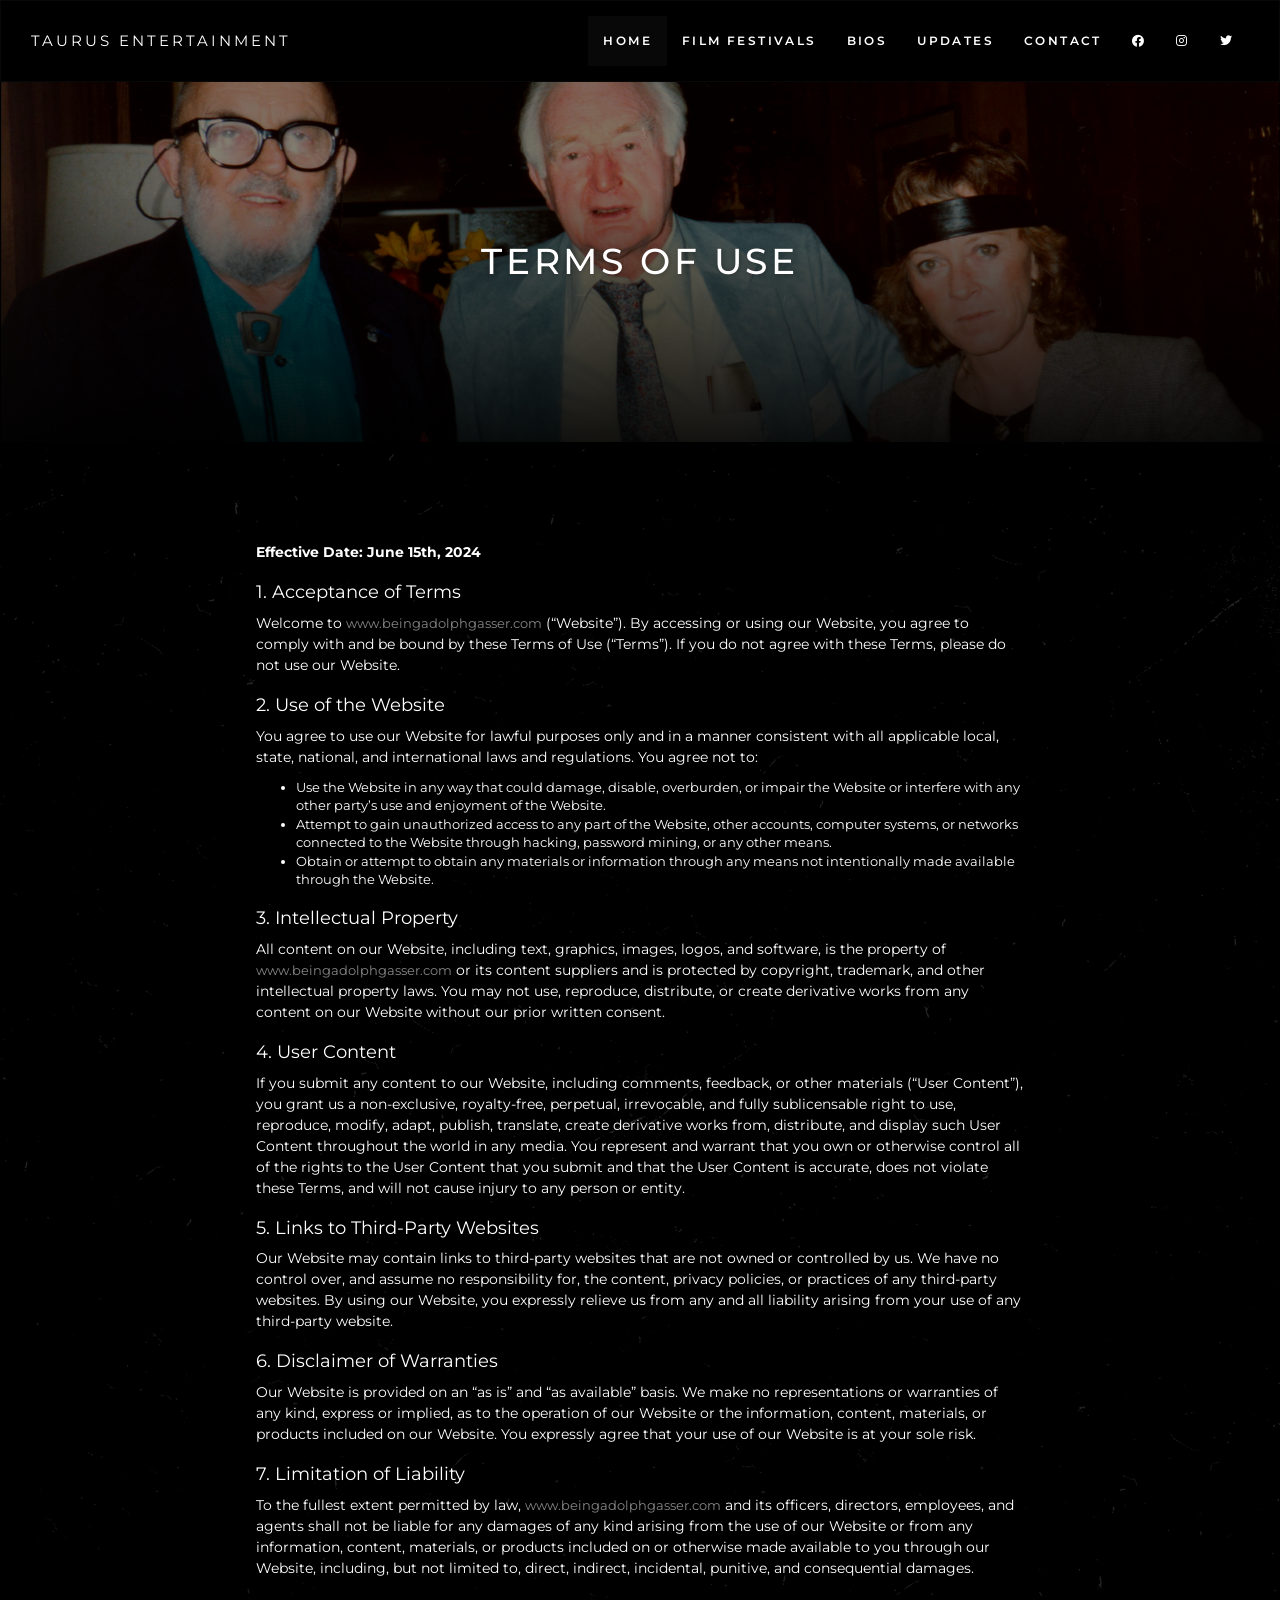
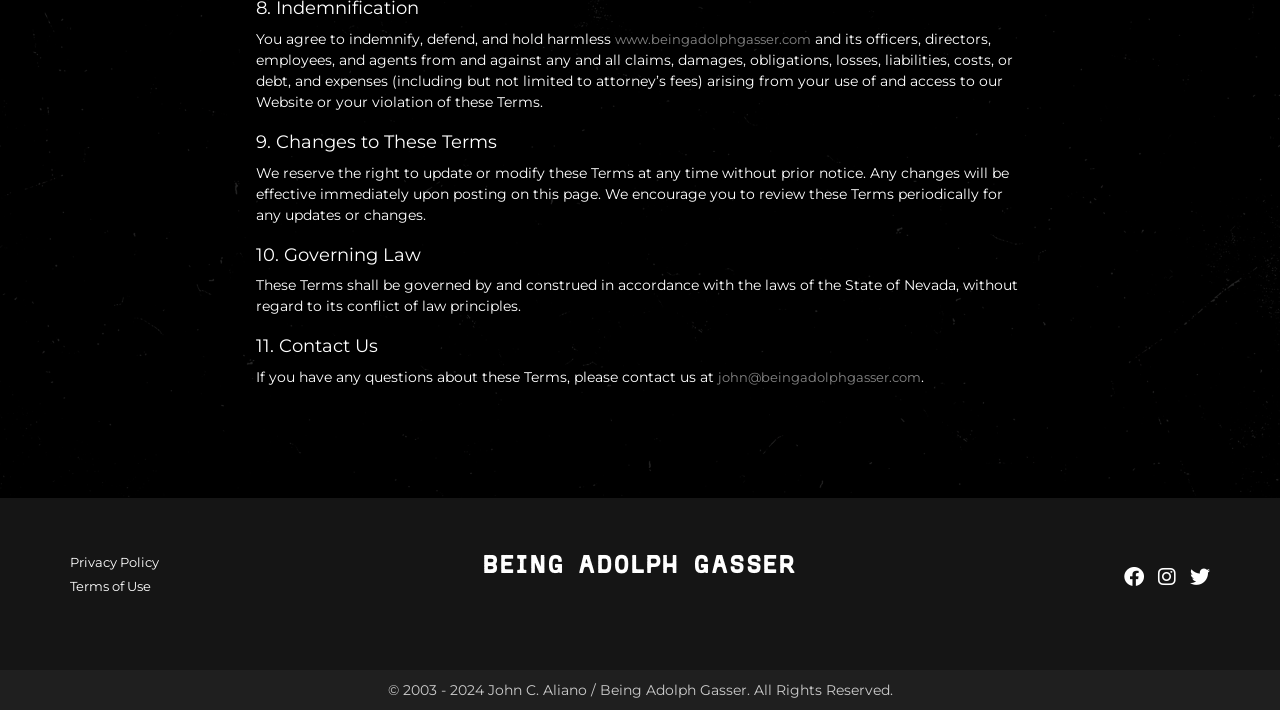
<file: terms.html>
<!DOCTYPE html>
<html lang="en">

<head>
    <meta charset="utf-8">
    <meta name="viewport" content="width=device-width, initial-scale=1">  
    <meta name="description" content="Being Adolph Gasser">
    <meta name="author" content="Erika Belanich">
    <title>Being Adolph Gasser</title>

    <link rel="icon" href="favicon-1.png" type="image/x-icon">
    
    <!-- Fonts & Styles -->  
    <link rel="stylesheet" href="mystyle.css">
    <link rel="stylesheet" href="https://maxcdn.bootstrapcdn.com/bootstrap/3.4.1/css/bootstrap.min.css">
    <link rel="stylesheet" href="https://cdnjs.cloudflare.com/ajax/libs/font-awesome/6.0.0-beta3/css/all.min.css">

    <style>
        @import url('https://fonts.googleapis.com/css2?family=Montserrat:ital,wght@0,100..900;1,100..900&display=swap');
    </style>
    <link rel="preconnect" href="https://fonts.googleapis.com">
    <link rel="preconnect" href="https://fonts.gstatic.com" crossorigin>
    <link href="https://fonts.googleapis.com/css2?family=Cutive+Mono&family=Special+Elite&display=swap" rel="stylesheet">

    <!-- Owl Carousel CSS -->
    <link rel="stylesheet" href="https://cdnjs.cloudflare.com/ajax/libs/OwlCarousel2/2.3.4/assets/owl.carousel.min.css">
    <link rel="stylesheet" href="https://cdnjs.cloudflare.com/ajax/libs/OwlCarousel2/2.3.4/assets/owl.theme.default.min.css">
    
    <!-- Bootstrap and jQuery (for demonstration) -->
    <script src="https://code.jquery.com/jquery-3.6.0.min.js"></script>
    <script src="https://maxcdn.bootstrapcdn.com/bootstrap/3.4.1/js/bootstrap.min.js"></script>
    
    <style>
        @media (max-width: 768px) {
            .container-terms {
                display: flex;
                padding-top: 40px;
                padding-bottom: 40px;
                padding-right: 15px;
                padding-left: 15px;
                margin: 0 auto;
            }
        }
        @media (min-width: 768px) {
            .container-terms {
                display: flex;
                padding-top: 100px;
                padding-bottom: 100px;
                max-width: 60%;
                margin: 0 auto;
            }
        }

        .h3, h3{
            font-family: "Montserrat", sans-serif;
            font-size: 18px;
            font-weight: 400;
            color: white;
        }
        li {
            font-family: "Montserrat", sans-serif;
            font-size: 13px;
            color: white;
        }
                    .unique-link{
        font-family: "Montserrat", sans-serif;
        color: #868686;
        text-decoration: none;
        }

        .unique-link:hover {
    color: #ccc;
            text-decoration: none;
}
        
    </style>
    
    <script src="script.js"></script>
</head>

<body> 



 <!-- ======= NAVIGATION ======= -->
    <nav class="navbar navbar-inverse">
        <div class="container-fluid">
            <div class="navbar-header">
                <button type="button" class="navbar-toggle" data-toggle="collapse" data-target="#myNavbar">
                    <span class="icon-bar"></span>
                    <span class="icon-bar"></span>
                    <span class="icon-bar"></span>                        
                </button>
                <a class="navbar-brand" href="https://erikabelanich.github.io/beingadlophgasserdemo/">TAURUS ENTERTAINMENT</a>
            </div>
            <div class="collapse navbar-collapse" id="myNavbar">
                <ul class="nav navbar-nav navbar-right">
                    <li class="active"><a href="index.html">HOME</a></li>
                    <li><a href="festivals.html">FILM FESTIVALS</a></li>
                    <li><a href="bios.html">BIOS</a></li>

<!-- HIDDEN DONATE   
                 <li><a href="https://igg.me/at/BeingAdolphGasser/x/37984458#/" class="link">DONATE</a></li>
-->
                    
                    <!-- HIDDEN DROPDOWN             
<li class="dropdown">
    <a class="dropdown-toggle" data-toggle="dropdown" href="#">NEWS <span class="caret"></span></a>
    <ul class="dropdown-menu">
        <li><a href="#">ARTICLES</a></li>
        <li><a href="#">ARCHIVES</a></li>
        <li><a href="#">AWARDS</a></li>
        <li><a href="#">FILM FESTIVALS</a></li>
    </ul>
</li>
    -->
                    <li><a href="updates.html" class="link">UPDATES</a></li>

                    <li><a href="contact.html" class="link">CONTACT</a></li>
                     <li class="socialmedia-icons">   
                    <li class="special-items"><a href="https://www.facebook.com/beingadolphgasser"><i class="fab fa-facebook"></i></a></li>
                    <li class="special-items"><a href="https://www.instagram.com/beingadolphgasser"><i class="fab fa-instagram"></i></a></li>
                    <li class="special-items"><a href="https://x.com/BeingAdolphFilm"><i class="fab fa-twitter"></i></a></li>
                
                </li> </ul>
            </div>
        </div>
    </nav>

<script>
    $(document).ready(function(){
        $('.dropdown-toggle').dropdown();
    });
</script>

  <!-- ======= COVER ======= -->  
       
       <div class="cover-container">
        <div class="cover-image-terms"></div>
        <div class="cover-text">
            <h1>TERMS OF USE</h1>
        </div>
    </div>



    <!-- ======= BODY ======= -->      


       
 <div class="container-terms">

  <div class="largetext-column">

    <p><b>Effective Date: June 15th, 2024</b></p>
    
    <h3>1. Acceptance of Terms</h3>

    <p>Welcome to <a href="https://www.beingadolphgasser.com" class="unique-link" target="_blank">www.beingadolphgasser.com</a> (“Website”). By accessing or using our Website, you agree to comply with and be bound by these Terms of Use (“Terms”). If you do not agree with these Terms, please do not use our Website.</p>
    
    <h3>2. Use of the Website</h3>
    <p>You agree to use our Website for lawful purposes only and in a manner consistent with all applicable local, state, national, and international laws and regulations. You agree not to:</p>
    <ul>
        <li>Use the Website in any way that could damage, disable, overburden, or impair the Website or interfere with any other party’s use and enjoyment of the Website.</li>
        <li>Attempt to gain unauthorized access to any part of the Website, other accounts, computer systems, or networks connected to the Website through hacking, password mining, or any other means.</li>
        <li>Obtain or attempt to obtain any materials or information through any means not intentionally made available through the Website.</li>
    </ul>
    
    <h3>3. Intellectual Property</h3>
    <p>All content on our Website, including text, graphics, images, logos, and software, is the property of <a href="https://www.beingadolphgasser.com" class="unique-link" target="_blank">www.beingadolphgasser.com</a> or its content suppliers and is protected by copyright, trademark, and other intellectual property laws. You may not use, reproduce, distribute, or create derivative works from any content on our Website without our prior written consent.</p>
    
    <h3>4. User Content</h3>
    <p>If you submit any content to our Website, including comments, feedback, or other materials (“User Content”), you grant us a non-exclusive, royalty-free, perpetual, irrevocable, and fully sublicensable right to use, reproduce, modify, adapt, publish, translate, create derivative works from, distribute, and display such User Content throughout the world in any media. You represent and warrant that you own or otherwise control all of the rights to the User Content that you submit and that the User Content is accurate, does not violate these Terms, and will not cause injury to any person or entity.</p>
    
    <h3>5. Links to Third-Party Websites</h3>
    <p>Our Website may contain links to third-party websites that are not owned or controlled by us. We have no control over, and assume no responsibility for, the content, privacy policies, or practices of any third-party websites. By using our Website, you expressly relieve us from any and all liability arising from your use of any third-party website.</p>
    
    <h3>6. Disclaimer of Warranties</h3>
    <p>Our Website is provided on an “as is” and “as available” basis. We make no representations or warranties of any kind, express or implied, as to the operation of our Website or the information, content, materials, or products included on our Website. You expressly agree that your use of our Website is at your sole risk.</p>
    
    <h3>7. Limitation of Liability</h3>
    <p>To the fullest extent permitted by law, <a href="https://www.beingadolphgasser.com" class="unique-link" target="_blank">www.beingadolphgasser.com</a> and its officers, directors, employees, and agents shall not be liable for any damages of any kind arising from the use of our Website or from any information, content, materials, or products included on or otherwise made available to you through our Website, including, but not limited to, direct, indirect, incidental, punitive, and consequential damages.</p>
    
    <h3>8. Indemnification</h3>
    <p>You agree to indemnify, defend, and hold harmless <a href="https://www.beingadolphgasser.com" class="unique-link" target="_blank">www.beingadolphgasser.com</a> and its officers, directors, employees, and agents from and against any and all claims, damages, obligations, losses, liabilities, costs, or debt, and expenses (including but not limited to attorney’s fees) arising from your use of and access to our Website or your violation of these Terms.</p>
    
    <h3>9. Changes to These Terms</h3>
    <p>We reserve the right to update or modify these Terms at any time without prior notice. Any changes will be effective immediately upon posting on this page. We encourage you to review these Terms periodically for any updates or changes.</p>
    
    <h3>10. Governing Law</h3>
    <p>These Terms shall be governed by and construed in accordance with the laws of the State of Nevada, without regard to its conflict of law principles.</p>
    
    <h3>11. Contact Us</h3>
    <p>If you have any questions about these Terms, please contact us at <a href="mailto:john@beingadolphgasser.com" class="unique-link">john@beingadolphgasser.com</a>.</p>



  </div>
</div>   
       
       
 
       
       
       
       
       
       
 
       
          
       
<!-- Footer -->
       
    <footer class="footer">
        <div class="footer-container">
            <div class="footer-column">
                <a href="privacy.html">Privacy Policy</a>
                <a href="terms.html">Terms of Use</a><br>
        
            </div>
            <div class="footer-column">
               <p class="footer-title">Being Adolph Gasser</p>
                
            </div>
            <div class="footer-column">
            
                <div class="social-icons">
                    
                    
                           <a href="https://www.facebook.com/beingadolphgasser"><i class="fab fa-facebook"></i></a>
         <a href="https://www.instagram.com/beingadolphgasser"><i class="fab fa-instagram"></i></a>
          <a href="https://x.com/BeingAdolphFilm"><i class="fab fa-twitter"></i></a>
                
                    
                    
                </div>
            </div>
        </div>
    </footer>
    <div class="copyright-bar">
       &copy; 2003 - 2024 John C. Aliano / Being Adolph Gasser. All Rights Reserved.
    </div>
    
       

    
       

    
    
</body>
    
</html>
</file>
<file: mystyle.css>
@charset "utf-8";

/*GLOBAL*/

@font-face {
    font-family: 'CremeGlaceeInkBleed-Regular';
    src: url('CremeGlaceeInkBleed-Regular.ttf') format('truetype'),
    font-weight: normal;
    font-style: normal;
}

.image-column,
.text-column {
  flex: 1;
}

/* Styles for mobile view */
@media (max-width: 768px) {
  .container-home {
    display: flex;
    flex-direction: column;
  }

  .image-column {
    order: 1;
    text-align: center;
  }

  .text-column {
    order: 2;
    align-content: center;
  }

  .text-column h1 {
    margin-top: 10px; 
  }

  .text-column p {
    margin-top: 10px; 
  }
}


p{
      font-family: "Montserrat", sans-serif;
    font-size: 14px;
    font-weight: 400; 
    line-height: 1.5;
    color: white;
}

body{
    background-color: black!important; 
      background-image: url('FilmScratches.png'); /* Vintage texture image */
      background-size: 100%;
      background-attachment: scroll; 
     
}


#unique-title {
   font-family: "Montserrat", sans-serif;
    font-size: 26px!important;
    font-weight: 400; 
    text-transform: uppercase;
    color: #ffffff!important;
    letter-spacing: 2px;
    font-weight: 200; 
}

.text-link {
    color: #aaaaaa;
    text-decoration: none;
    font-size: 1.2em;
    display: inline-flex;
    align-items: center;
    transition: color 0.3s;
    font-family: "Montserrat", sans-serif;
    font-size: 15px;
}

.text-link::after {
   /* content: " \2192"; */
    margin-left: 5px;
    color: lightgrey;
    transition: color 0.3s;
}

.text-link:hover {
    color: lightgrey;
    text-decoration: none;
}

a{
  font-family: "Montserrat", sans-serif;
   font-size: 13px;
  color: white;
}

a:hover {
    color: #cccccc!important;
    text-decoration: none;
}


/* NAVIGATION */
.navbar {
    margin-bottom: 0px!important;
    box-shadow: none;
}
.navbar-inverse {
    background-color: black!important;
    border-color: black;
    border-radius: 0!important;
    padding: 15px;
    box-shadow: none; 
}
.navbar-inverse .navbar-brand {
    color: white!important;
    display: flex; 
    align-items: center; 
    justify-content: center; 
    height: 100%; 
    font-family: "Montserrat", sans-serif;
    font-size: 15px;
    letter-spacing: .2em;
    font-weight: 400;
}
.navbar-inverse .navbar-nav > li > a {
    color: white!important;
    font-family: "Montserrat", sans-serif;
    font-size: 12px;
    letter-spacing: .2em;
    font-weight: 600;
}

.navbar-inverse .navbar-nav .dropdown-menu {
    border: 1px solid darkgrey; 
    border-radius: 0;
    left: 0; 
    right: auto; 
    background-color: #1e1e1e;
}

.navbar-inverse .navbar-nav .dropdown-menu > li > a {
    font-family: "Montserrat", sans-serif;
    color: white!important;
    font-size: 12px;
    letter-spacing: .2em;
    font-weight: 600;
}

.navbar-inverse .navbar-nav .dropdown-menu > li > a:hover,
.navbar-inverse .navbar-nav .dropdown-menu > li > a:focus {
    color: darkgrey!important;
    background-color: transparent;
}

.navbar-inverse .navbar-toggle {
    border-color: transparent!important;   
}

.navbar-header .navbar-brand {
    white-space: normal; 
}

.navbar-toggle {
    margin-left: auto; 
    margin-right: 5px!important;
}

.navbar-inverse .navbar-toggle:focus,
.navbar-inverse .navbar-toggle:hover {
    background-color: transparent!important;
    border-color: #333!important;
}
.dropdown-toggle {
    cursor: pointer; 
    color: white; 
    text-decoration: none; 
}

/* Show dropdown menu on hover (desktop only) */
@media (min-width: 768px) {
    .navbar-inverse .navbar-nav > li.dropdown:hover .dropdown-menu {
        display: block;
        color: darkgrey!important;
    }
    .navbar-inverse .navbar-nav > li > a:hover {
        color: #B0B3B8!important; /* hover color */
    }
}




@media (max-width: 767px) {
    .navbar-inverse .navbar-nav .special-items {
        display: inline-block; /* Display list items inline */
    }
    .navbar-inverse .navbar-nav .special-items a {
        padding-left: 10px;
    }
.navbar-inverse .navbar-brand {
        font-size: 12px;
    }
  .video-container .content h2{
    font-size: 14px;
    line-height: 22px;
  }
  .video-container .content p{
    font-size: 17px;
}
}




/* Custom Styles for Mobile Dropdown */
@media (max-width: 767px) {
    .navbar-inverse .navbar-nav .dropdown-menu {
        background-color: #333; 
        border: none; 
        box-shadow: 0 2px 10px rgba(0,0,0,0.5); 
    }
    .navbar-inverse .navbar-nav .dropdown-menu > li > a {
        color: #fff; 
        padding: 10px 20px;
    }
    .navbar-inverse .navbar-nav .dropdown-menu > li > a:hover,
    .navbar-inverse .navbar-nav .dropdown-menu > li > a:focus {
        color: #ccc; 
        background-color: #444; 
    }
    .navbar-inverse .navbar-nav .dropdown-menu > li {
        border-bottom: 1px solid #444; 
    }
}






/* TRAILER */
.trailer-video {
    position: relative;
    top: 0;
    left: 0;
    height: auto;
    z-index: 1;
}

@media (min-width: 768px) {
    .trailer-video {
       max-width: 75%;
}
    .content {
    top: 50%;
}
}

@media (max-width: 768px) {
    .video-container {
         max-width: 100%;
    }
}


 /* COVER VIDEO */
.video-container {
    position: relative;
    width: 100%;
    height: 100vh;
    overflow: hidden;
    background-color: black;
}

.background-video {
    position: absolute;
    top: 0;
    left: 0;
    width: 100%;
    height: 100%;
    object-fit: cover;
    opacity: 0.5;
    z-index: 1;
}

.background-video {
  display: block;
}

.background-video-mobile {
  display: none;
}

/* Mobile devices */
@media (max-width: 515px) {
  .background-video {
    display: none;
  }
  .background-video-mobile {
    width: 100%;
    display: block;
    opacity: 0.5;
    z-index: 1;
  }
    
.content {
    top: 48%;
}
}





.overlay {
    position: absolute;
    bottom: 0;
    width: 100%;
    height: 60%; 
    background: linear-gradient(to top, black 0%, transparent 100%);
    z-index: 2;
}


.content {
    position: absolute;
    left: 50%;
    top: 48%;
    transform: translate(-50%, -50%);
    text-align: center;
    color: white;
    z-index: 3;
    min-width: 70%;
}

.video-container .content .cta-button{
margin-top: 20px;
}

.content h1 {
    margin: 0.5em 0;
    font-size: 4.5em;
}

.content h2 {
    font-size: 1.5em;
    margin: 0.5em 0;
}

.content p {
    font-size: 1em;
    margin: 0.5em 0;
}

.cta-button {
     padding: 0.75em 1.5em;
     font-size: 1em;
    display: inline-block;
    margin-top: 20px;
    padding: 10px 20px;
    background-color: rgba(0, 0, 0, 1); 
        color: white; 
    background-color: #1e1e1e;
      border: 1px solid darkgrey;   
    text-decoration: none;
    cursor: pointer;
    transition: background-color 0.3s ease, transform 0.2s ease; /* Transition for smooth effect */
}

.cta-button:hover {
    background-color: #1e1e1e; 
    color: #fff;
    transform: scale(1.05); 
}






 /* MOBILE COVER */
@media (max-width: 515px) {
    .video-container {
        height: 70vh;
    }
    .background-video {
        height: 70vh;
    }
  
    .content{
        min-width: 85%;
    }
    .content h1 {
    font-size: 1.8em;
}
       .content h2 {
    font-size: 10px;
}
}



/* Keyframes for the fade-in effect */
@keyframes fadeIn {
    from {
        opacity: 0;
    }
    to {
        opacity: 1;
    }
}

/* Apply the fade-in animation to the content elements */
.video-container .content h1,
.video-container .content h2,
.video-container .content p,
.video-container .content .cta-button {
    opacity: 0; /* Initial state */
    animation: fadeIn 2s ease-in-out forwards; /* Animation duration and easing */
}

.video-container .content h2 {
    animation-delay: 0.5s; /* Delay before the h1 fades in */
   font-family:  Montserrat;
    text-transform: uppercase;
    font-weight: 200;
    font-size: 12px;
    letter-spacing: 2px;
    color: rgba(255, 255, 255, 0.8);
}

.video-container .content h1 {
    animation-delay: 0.5s; /* Delay before the h2 fades in */
     font-family: "CremeGlaceeInkBleed-Regular";
    letter-spacing: 3px;
     font-weight: 600;
    text-transform: uppercase;
    
}

.video-container .content p {
    animation-delay: 1s; /* Delay before the paragraph fades in */
     font-family: Montserrat;
     font-weight: 400;
}

.video-container .content .cta-button {
    animation-delay: 1.5s; /* Delay before the button fades in */
     font-family: Montserrat;
     font-weight: 500;
}





 /* LOADING GIF */

    #loading-overlay {
      display: none; /* Hidden by default */
      position: fixed;
      top: 0;
      left: 0;
      width: 100%;
      height: 100%;
      background-color: rgba(0, 0, 0, 0.7); 
      z-index: 9998; 
    }

    /* CSS for the loading spinner */
    #loading-spinner {
      display: none;
      position: fixed;
      top: 50%;
      left: 50%;
      transform: translate(-50%, -50%);
      z-index: 9999; 
    }

    #loading-spinner img {
      width: 300px; 
      height: 251px; 
    }







 /* CAROUSEL */

.owl-carousel{
        background-color: black;
   padding-top: 70px;
    padding-bottom:80px;
        }
.owl-carousel .item {
  overflow: hidden; 
  position: relative;
}

.owl-carousel .item img {
  transition: transform 0.3s ease; 
  width: 100%; 
  height: auto; 
}


.owl-carousel .item:hover img {
  transform: scale(1.0);
}

.owl-carousel .item .overlay {
      font-family: "Montserrat", sans-serif;
  position: absolute;
  top: 0;
  left: 0;
  width: 100%;
  height: auto;
  background: rgba(0, 0, 0, 0.5); 
  color: white;
  display: flex;
  justify-content: center;
  align-items: end;
  opacity: 0;
  transition: opacity 0.3s ease;
  font-size: 12px;
  padding: 20px;
  text-align: center; 
}


.owl-carousel .item:hover .overlay {
  opacity: 1; 
}


.owl-theme .owl-dots, .owl-theme .owl-nav{
  padding-top:15px!important;
}
.owl-theme .owl-nav{
  display: none!important;
}

.no-js .owl-carousel, .owl-carousel.owl-loaded {
    background: transparent!important;
}

 /* MOBILE CAROUSEL*/
@media (max-width: 768px) {
  .owl-carousel{
   padding-top: 0px;
}
}








     /* TIMELINE */


.timeline {
    text-align: center;
    padding: 20px;
    margin-top: 50px;
    padding-top: 100px;
  padding-bottom: 70px;
  background-color: black;
   margin-bottom: 100px; 
}

.years {
    display: flex;
    justify-content: space-between;
    align-items: center;
    margin-bottom: 20px;
    position: relative;
    width: 80%;
    margin: 0 auto;
}

.year {
    cursor: pointer;
    padding: 5px 10px;
    position: relative;
    z-index: 1;
    color: #333;
}

.year.selected {
    background-color: #000;
    font-family: "Montserrat", sans-serif;
    font-weight: 600;
    width: 15px;
    height: 15px;
    font-size: 20px;
}

.year::before {
    content: attr(data-year);
    position: absolute;
    color: #333;
    bottom: 20px;
    left: 50%;
    transform: translateX(-50%);
    white-space: nowrap;
}

.year::after {
    content: '';
    position: absolute;
    width: 10px;
    height: 10px;
    background-color: #333;
    border-radius: 50%;
    bottom: -1px;
    left: 50%;
    transform: translateX(-50%);
}


.year.selected::after {
    background-color: #fff;
}

.year.selected ~ .year::after {
    color: #fff;
}
        
        

.year.selected ~ .year {
    color: #333;
}

.years::before {
    content: '';
    position: absolute;
    top: 50%;
    left: 0;
    right: 0;
    height: 2px;
    color: #333;
    background-color: #333;
    z-index: 0;
}


.years .selected::before {
    color: #fff;
}

.content-timeline {
    position: relative;
    width: 80%;
    margin: 0 auto;
    border-radius: 10px;
    padding: 20px;
    display: flex;
    align-items: center;
    overflow: hidden;
}

.slide {
    width: 100%;
    display: flex;
    align-items: center;
    opacity: 0;
    transition: opacity 0.5s ease-in-out;
    position: absolute;
}

.slide.active {
    opacity: 1;
    position: relative;
}

.slide img {
    width: 400px;
    height: 250px;
    margin-right: 20px;

}

.text {
    text-align: left;
    width: 60%;
    padding: 25px;
}

.text h2 {
    font-size: 24px;
    margin-bottom: 10px;
      font-family: "Montserrat", sans-serif;
    font-weight: 600;
    color: white;
}

.text p {
    font-size: 14px;
      font-family: "Montserrat", sans-serif;
    font-weight: 300;
    color: white;
}

.mobile-nav {
    display: none;
    justify-content: space-between;
    align-items: center;
    width: 80%;
    margin: 20px auto;
}

.mobile-nav button {
    background: none;
    border: none;
    cursor: pointer;
    font-size: 24px;
}

@media (max-width: 768px) {
    .years {
        display: none;
    }

    .content-timeline {
        width: 100%;
        padding: 0;
        border: none;
        flex-direction: column;
    }
.timeline{
padding-top: 25px;
    padding-bottom: 25px;  
}
    .text {
        padding: 0 20px;
        width: 100%;
        text-align: center;
    }

    .slide img {
        border-radius: 0;
        width: 100%;
        margin: 0;
    }
    .slide {
        display: block;
    }
}







/* REVIEWS */

.review-container {
    background-color: black;
    position: relative;
    max-width: 80%; 
    margin: 0 auto; 
    text-align: center; 
}

.review-slide {
    display: flex;
    flex-direction: column;
    justify-content: center;
    align-items: center;
    padding: 20px;
    margin-top: 100px;
 margin-bottom: 100px;
}

.stars {
    font-size: 17px;
    color: white;
    text-align: center;
    letter-spacing: 8px;
}

.review-text {
    text-align: center;
    font-size: 16px;
    font-family: "Montserrat", sans-serif;
    font-weight: 300;
    color: white;
    padding: 25px 50px;
}

.arrow {
    position: absolute;
    top: 50%;
    transform: translateY(-50%);
    width: 40px;
    height: 40px;
    background-color: transparent;
    cursor: pointer;
    display: flex;
    color: #ebecf0;
    justify-content: center;
    align-items: center;
    font-size: 24px;
    z-index: 1;
}

.arrow-left {
    left: 10px; 
}

.arrow-right {
    right: 10px; 
}

/* Mobile Styles */
@media (max-width: 750px) {
    .review-container {
        overflow: visible;
        max-width: 100%;
    }
}


     /* FOOTER */


.footer {
    background-color: #151515;
    color: #fff;
    padding: 20px 0;
}

.footer-container {
    display: flex;
    justify-content: space-around;
    max-width: 1200px;
    margin: 0 auto;
    padding: 20px;
}

.footer-column {
    flex: 1;
    padding: 10px;
}

.footer-title {
    font-size: 24px;
    font-family: "CremeGlaceeInkBleed-Regular";
    letter-spacing: 3px;
    font-weight: bold;
    margin: 0;
}

.footer-column a {
    color: #fff;
    text-decoration: none;
    display: block;
    margin: 5px 0;
}

.footer-column a:hover {
    text-decoration: none;
}

.social-icons img {
    width: 24px;
    height: 24px;
}

.social-icons a:hover{
  color: darkgrey;
}

.social-icons img:hover {
color: darkgrey;
}


.social-icons {
    margin-top: 10px;
}

.social-icons a {
    display: inline-block;
    margin-right: 10px;
    color: #fff; 
    font-size: 20px; 
    text-decoration: none;
}

.social-icons a:last-child {
    margin-right: 0;
}

.copyright-bar {
    background-color: #1f1f1f;
    color: #ccc;
    text-align: center;
    padding: 10px 0;
    font-size: 14px;
     font-family: "Montserrat", sans-serif;
}


@media (max-width: 768px) {
    .footer-container {
        flex-direction: column;
        align-items: center;
        text-align: center;
    }
    .footer-column {
     
    }
   .footer-column:nth-child(1) {
        order: 3; 
    }

    .footer-column:nth-child(2) {
        order: 1; 
    }
    .footer-column:nth-child(3) {
        order: 2; 
    }

}


/* Desktop alignment */
@media (min-width: 769px) {
    .footer-column:first-child {
        text-align: left;
    }
    .footer-column:nth-child(2) {
        text-align: center;
    }
    .footer-column:last-child {
        text-align: right;
    }
}


/* HOME PAGE BACKGROUND IMAGE*/

.hero-container, .feature-section {
    position: relative;
    text-align: center;
    color: white;
    overflow: hidden;
}

.hero-container {
    height: 30vh; /* Original cover section height */
}

.feature-section {
    height: 50vh; /* New scroll section height */
}

.hero-image, .feature-image {
    height: 100%;
    width: 100%;
    background-position: center;
    background-repeat: no-repeat;
    background-size: cover;
    background-attachment: fixed;
    position: absolute;
    top: 0;
    left: 0;
    right: 0;
    bottom: 0;
    opacity: 0.8; /* Adjust opacity for darker effect */
}

.feature-image {
    background-image: url('BW-Gasser.jpg');
}

.hero-overlay, .feature-overlay {
    position: absolute;
    top: 0;
    left: 0;
    right: 0;
    bottom: 0;
    background-color: black;
    opacity: 0.5; /* Black overlay behind the image */
}

.hero-text, .feature-text {
    position: absolute;
    top: 50%;
    left: 50%;
    transform: translate(-50%, -50%);
    text-align: center;
    width: 100%;
    z-index: 1; /* Ensure text is above overlay and image */
    text-shadow: 1px 1px 5px rgba(0, 0, 0, 0.3); /* Subtle drop shadow */
}

.hero-text h1, .hero-text p, .feature-text p {
    margin: 0;
}

.hero-text p, .feature-text p {
    font-size: 1.5em;
    letter-spacing: 0.1em;
}

.hero-text h1 {
    font-size: 3em;
    letter-spacing: 0.05em;
}

.feature-text p {
    font-size: 1.2em;
    padding: 20px;
    background-color: rgba(0, 0, 0, 0.0); /* Slight background for better readability */
    display: inline-block;
    border-radius: 10px;
}

@media (max-width: 768px) {
    .hero-text h1 {
        font-size: 2em;
    }

    .hero-text p, .feature-text p {
        font-size: 1em;
    }
}

.main-content {
    background-color: white;
    padding: 20px;
    text-align: center;
}

/* FESTIVALS */


.festivals-container {
    background-color: black;
    position: relative;
     justify-content: center;
    align-items: center;
    max-width: 80%; /* Adjust as needed */
    margin: 0 auto; /* Center the container */
  padding-bottom: 50px;
  padding-top: 50px;
}

/* CONTACT */


.contact-container {
    background-color: black;
    position: relative;
    display: flex;
     justify-content: center;
    align-items: center;
    max-width: 80%; 
    margin: 0 auto;
  padding-bottom: 50px;
  padding-top: 50px;
}




/* SUB PAGE COVER IMAGES */


.cover-container {
    position: relative;
    text-align: center;
    color: white;
    height: 40vh;
    overflow: hidden; 
}


.cover-container::before {
    content: "";
    position: absolute;
    inset: 0;
    background: linear-gradient(
        to top,
        rgba(0, 0, 0, 0.85) 0%,
        rgba(0, 0, 0, 0.4) 40%,
        rgba(0, 0, 0, 0) 70%
    );
    z-index: 1;
    pointer-events: none;
}

/* Content sits ABOVE the overlay
.cover-container > * {
    position: relative;
    z-index: 2;
}*/



.cover-image-contact {
    background-image: url('Cover2.jpg');
    height: 100%;
    width: 100%;
    background-position: center;
    background-repeat: no-repeat;
    background-size: cover; 
    position: relative;
    top: 0;
    left: 0;
    right: 0;
    bottom: 0;
    opacity: 0.5; 
}



.cover-image-bios {
    background-image: url('bios-cover.jpg');
    height: 100%;
    width: 100%;
    background-position: center;
    background-repeat: no-repeat;
    background-size: cover;
    position: relative;
    top: 0;
    left: 0;
    right: 0;
    bottom: 0;
    opacity: 0.5; 
}


.cover-image-terms {
    background-image: url('use-cover.jpg');
    height: 100%;
    width: 100%;
background-position-y: -95px;
    background-repeat: no-repeat;
    background-size: cover;
    position: relative;
    top: 0;
    left: 0;
    right: 0;
    bottom: 0;
    opacity: 0.5; 
}


@media (max-width: 768px) {
.cover-image-terms {
background-position: center;
}
}


.cover-image-privacy {
    background-image: url('updates-cover2.jpg');
    height: 100%;
    width: 100%;
    background-position: center;
    background-repeat: no-repeat;
    background-size: cover;
    position: relative;
    top: 0;
    left: 0;
    right: 0;
    bottom: 0;
    opacity: 0.5; 
}



.cover-image-updates {
    background-image: url('privacy-cover.jpg');
    height: 100%;
    width: 100%;
    background-position: center;
    background-repeat: no-repeat;
    background-size: cover;
    position: relative;
    top: 0;
    left: 0;
    right: 0;
    bottom: 0;
    opacity: 0.5; 
}



.cover-image-festivals {
    background-image: url('update-cover.jpg');
    height: 100%;
    width: 100%;
    background-position: center;
    background-repeat: no-repeat;
    background-size: cover;
    position: relative;
    top: 0;
    left: 0;
    right: 0;
    bottom: 0;
    opacity: 0.5; 
}





.cover-text h4 {
    font-size: 16px;
    margin-bottom: 10px;
    font-family: 'Montserrat', sans-serif;
    font-weight: 200;
}

.cover-overlay {
    position: absolute;
    top: 0;
    left: 0;
    right: 0;
    bottom: 0;
    background-color: black;
    opacity: 0.5; 
}

.cover-text {
    position: absolute;
    top: 50%;
    left: 50%;
    transform: translate(-50%, -50%);
    text-align: center;
    width: 100%;
    z-index: 1; 
    text-shadow: 1px 1px 5px rgba(0, 0, 0, 0.3); /* Subtle drop shadow */
}

.cover-text h1, .cover-text p {
    margin: 0;
}

.cover-text p {
    font-size: 1.5em;
    letter-spacing: 0.1em;
}

.cover-text h1 {
    font-size: 36px;
    letter-spacing: 0.1em;
 font-family: "Montserrat", sans-serif;
}

@media (max-width: 768px) {
.cover-text h1 {
    font-size: 30px;
}
}


.main-content {
    background-color: white;
    padding: 20px;
    text-align: center;
}
</file>
